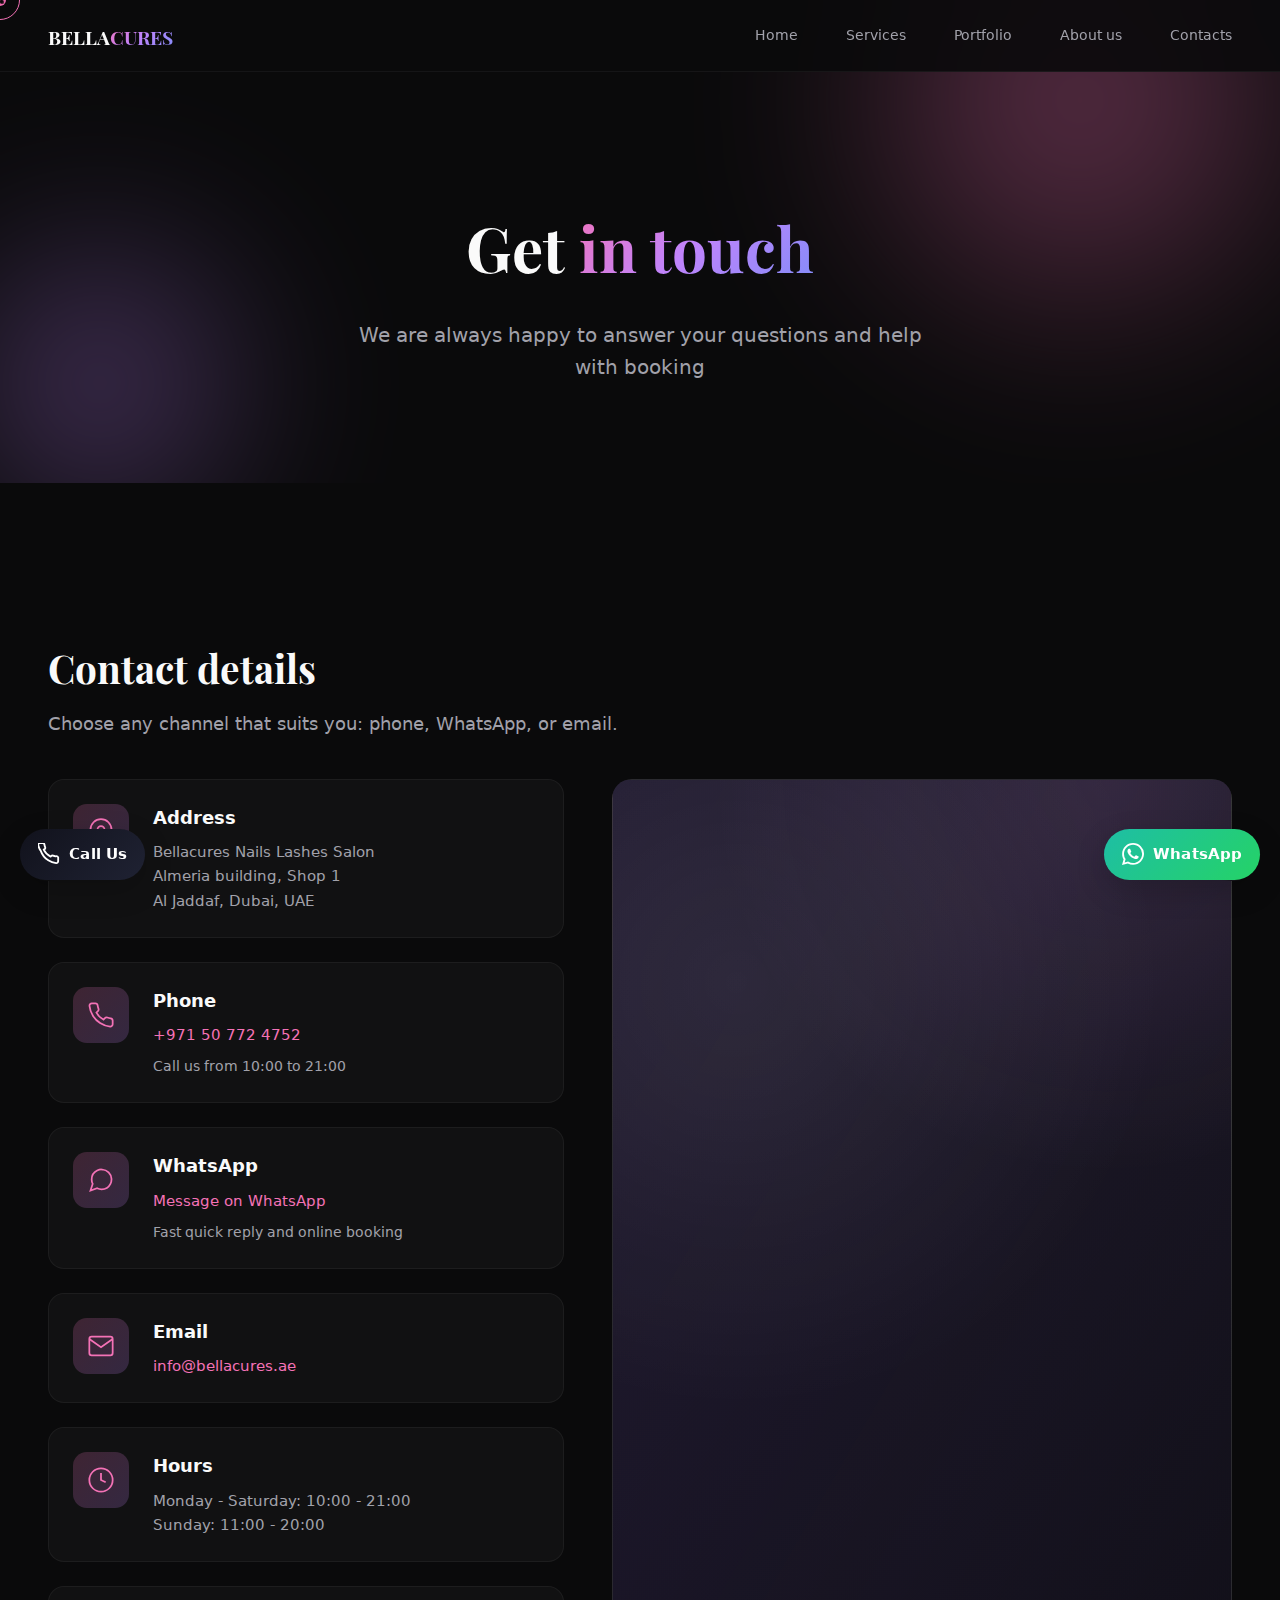
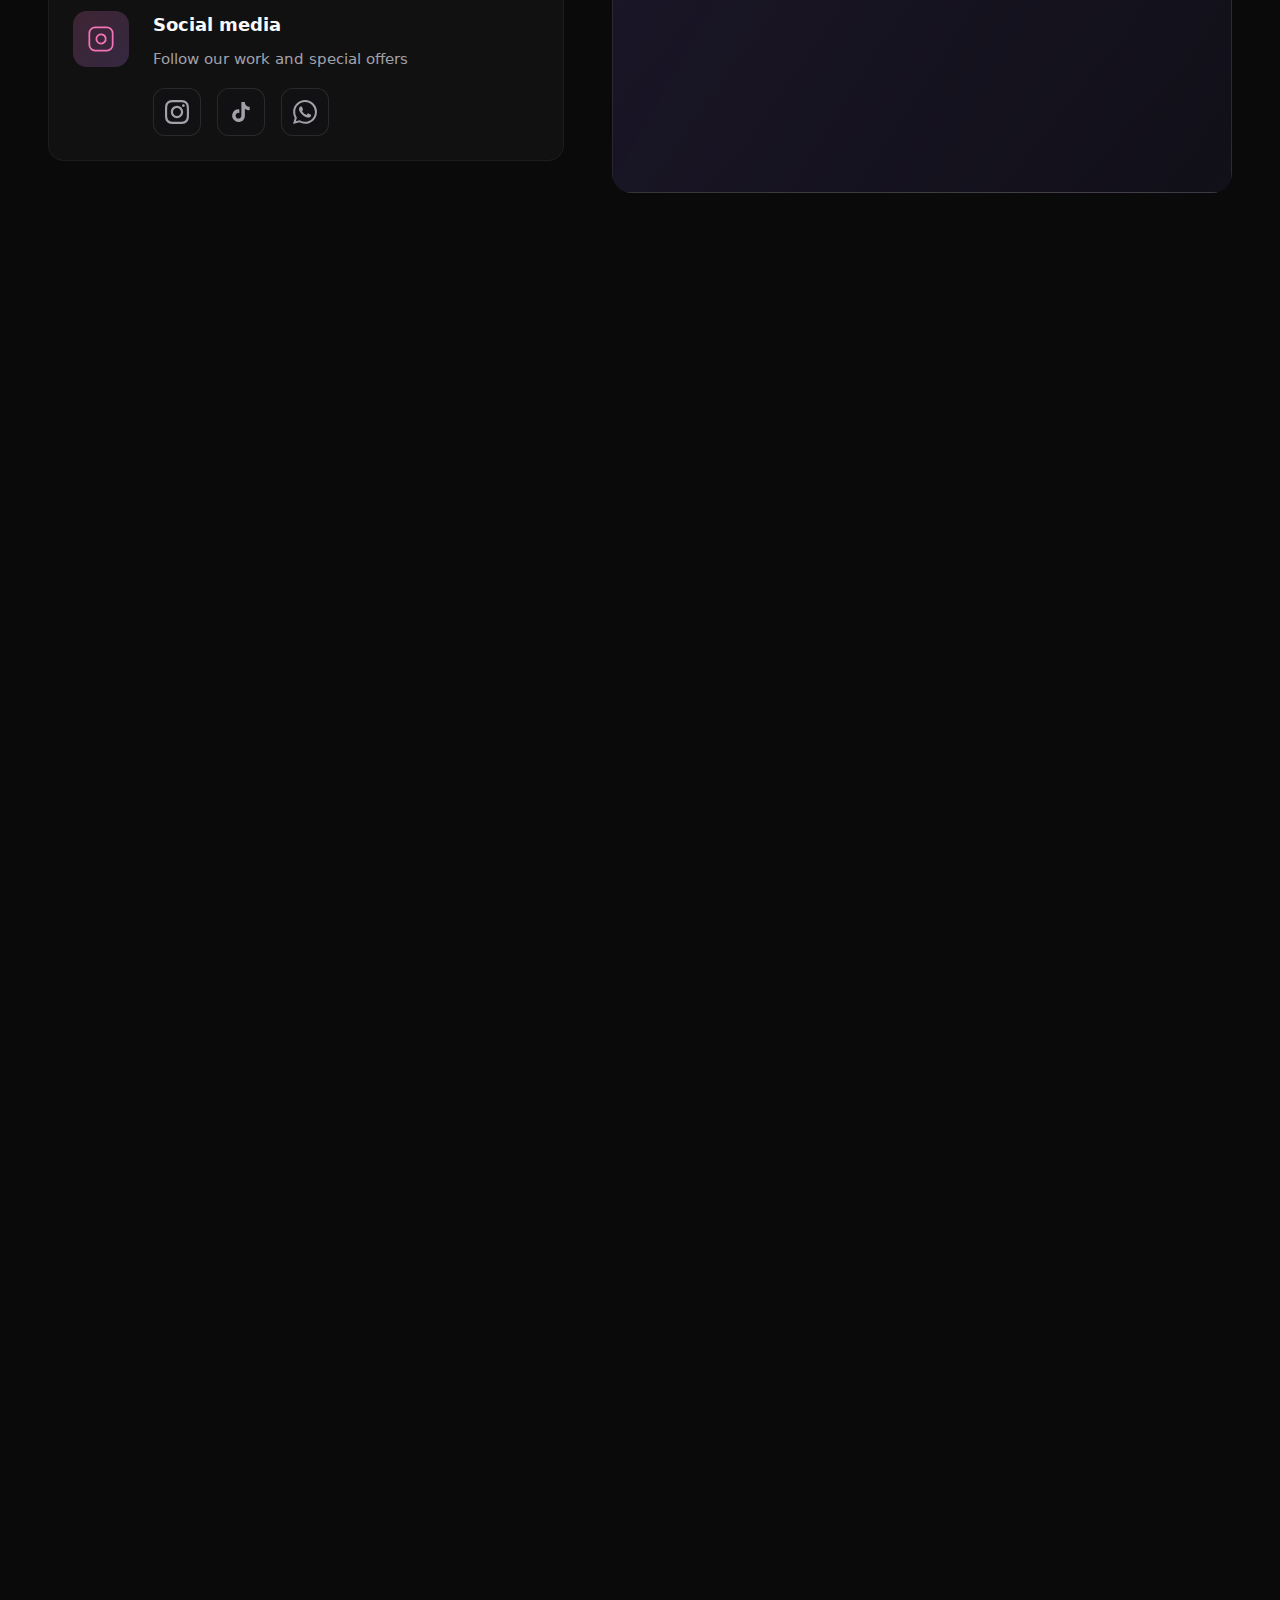
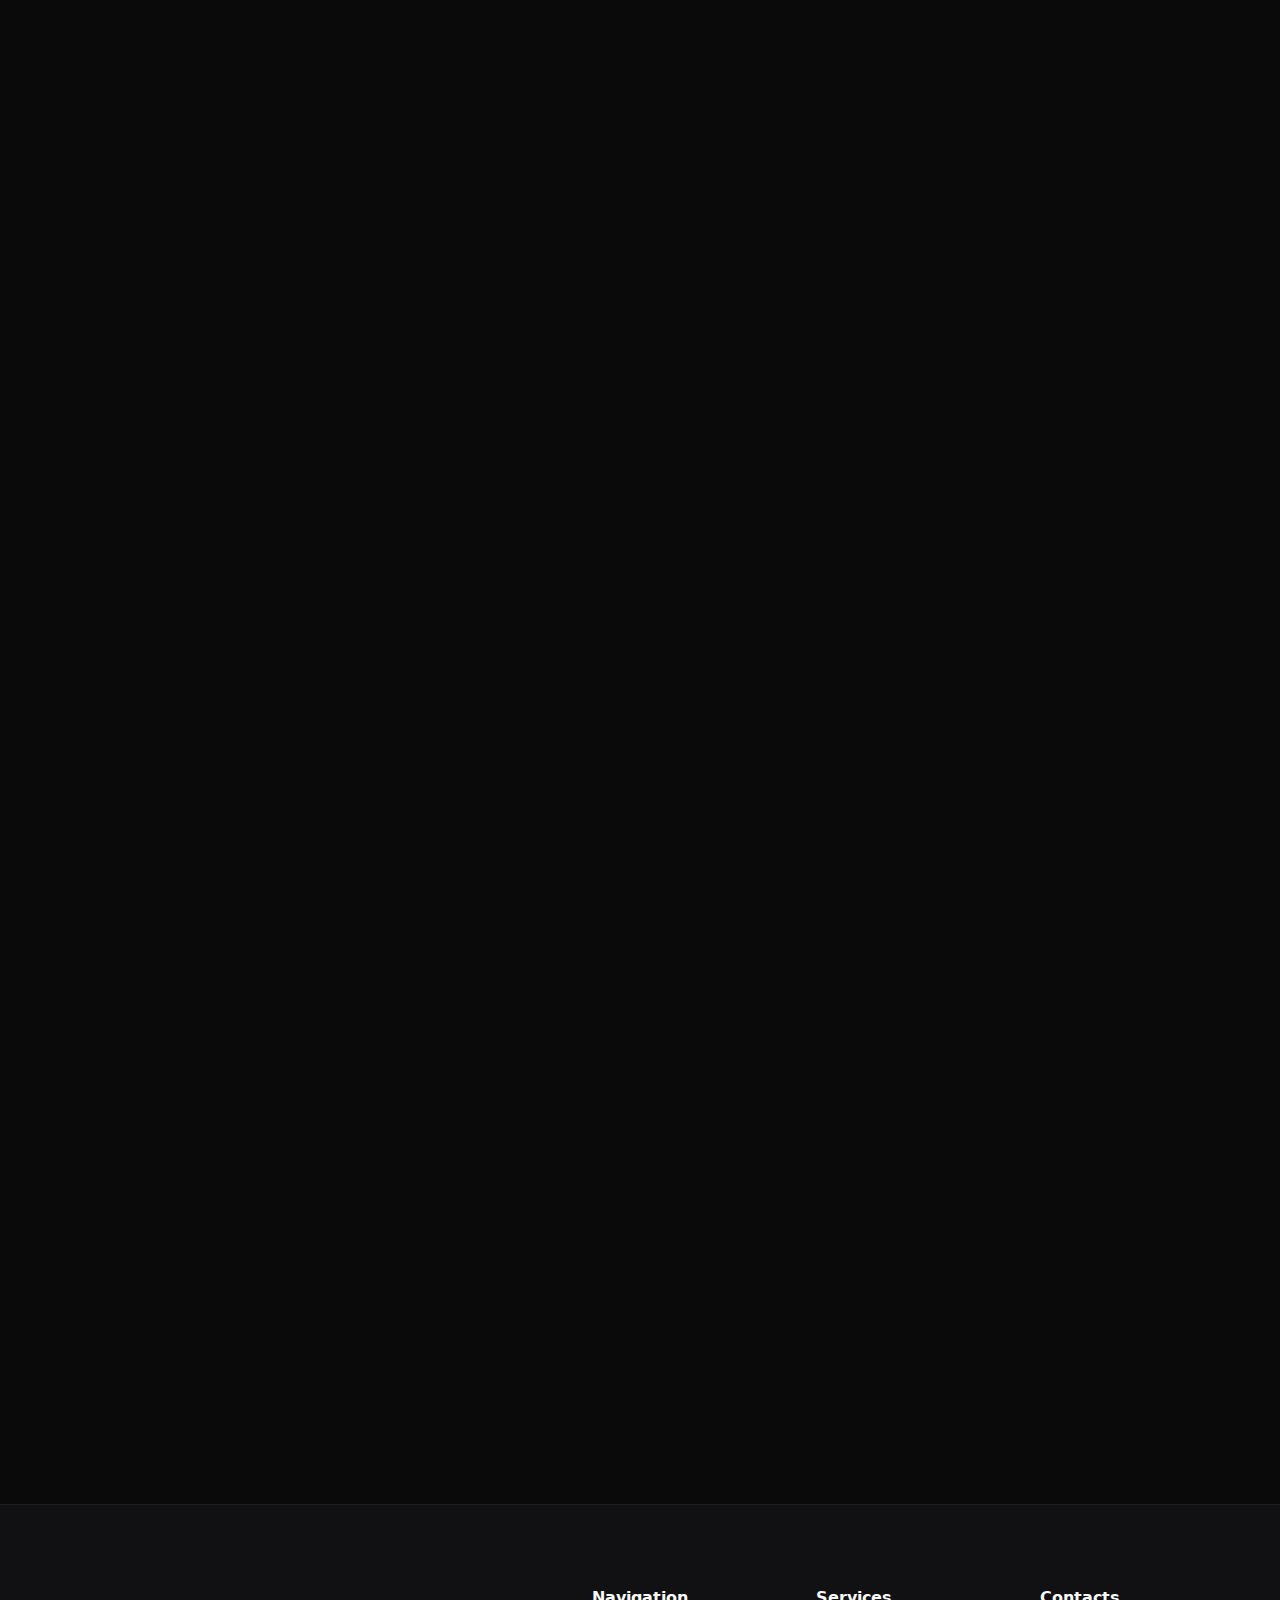
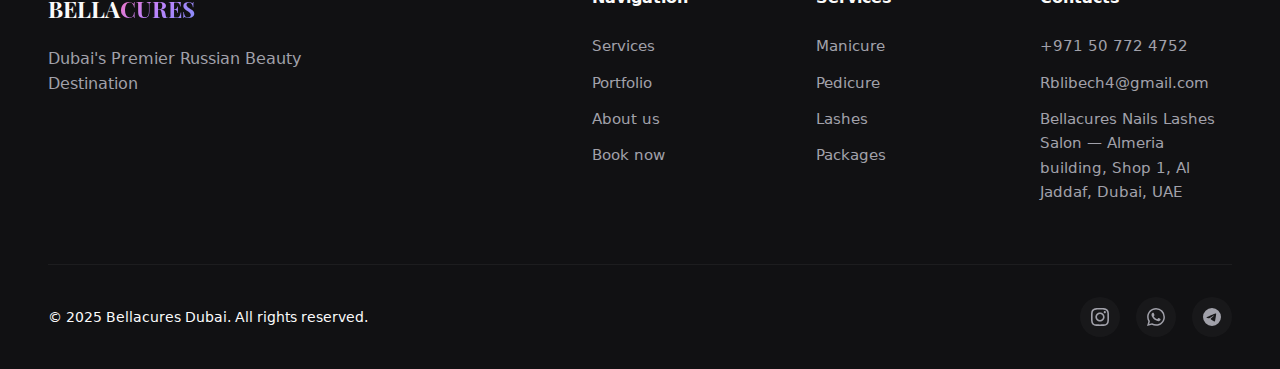
<file: contacts.html>
<!DOCTYPE html>
<html lang="en">
<head>
    <meta charset="UTF-8">
    <meta name="viewport" content="width=device-width, initial-scale=1.0">
    <title data-i18n="contacts.metaTitle">Bellacures Dubai | Contacts and booking</title>
    <meta name="description" content="Bellacures Nails Lashes Salon in Almeria building, Shop 1, Al Jaddaf, Dubai — phone, WhatsApp, and address for booking manicure, VOESH pedicure, blow-dry, wavy styling, and lashes." />
    <meta name="keywords" content="Bellacures contacts Al Jaddaf, Bellacures Almeria building, beauty salon booking Dubai, nails Al Jaddaf, blow dry Dubai, hair wash Dubai, gel mani blow dry, lash lamination Dubai, eyebrow lamination Dubai" />
    <link rel="canonical" href="https://bellacures.me/contacts">
    <link rel="apple-touch-icon" sizes="180x180" href="/img/apple-touch-icon.png">
    <link rel="icon" type="image/png" sizes="192x192" href="/img/android-chrome-192.png">
    <link rel="icon" type="image/png" sizes="512x512" href="/img/android-chrome-512.png">
    <link rel="icon" type="image/png" sizes="96x96" href="/img/favicon-96.png">
    <link rel="icon" type="image/png" sizes="64x64" href="/img/favicon-64.png">
    <link rel="icon" type="image/png" sizes="32x32" href="/img/favicon-32.png">
    <link rel="icon" type="image/png" sizes="16x16" href="/img/favicon-16.png">
    <link rel="icon" href="/img/favicon.ico">
    <meta property="og:image" content="/img/opengraph.webp">
    <meta property="og:image:type" content="image/webp">
    <link rel="stylesheet" href="styles.css">
    <link rel="preload" href="fonts/PlayfairDisplay-Regular.woff2" as="font" type="font/woff2" crossorigin>
    <link rel="preload" href="fonts/PlayfairDisplay-Bold.woff2" as="font" type="font/woff2" crossorigin>
    <link rel="preload" href="fonts/DejaVuSans.ttf" as="font" type="font/ttf" crossorigin>
    <link rel="preload" href="fonts/DejaVuSans-Bold.ttf" as="font" type="font/ttf" crossorigin>
    <script type="application/ld+json">
    {
      "@context": "https://schema.org",
      "@type": "BeautySalon",
      "name": "Bellacures",
      "url": "https://bellacures.me/contacts",
      "telephone": "+971507724752",
      "areaServed": ["Al Jaddaf", "Almeria building", "Dubai"],
      "contactPoint": {
        "@type": "ContactPoint",
        "telephone": "+971507724752",
        "contactType": "customer service",
        "availableLanguage": ["Russian", "English"]
      },
      "sameAs": [
        "https://www.instagram.com/bellacures_nailsalon/",
        "https://wa.me/971507724752"
      ]
    }
    </script>
    <script>
  setTimeout(function () {
    // Загружаем gtag.js через 3 секунды
    var gtagScript = document.createElement('script');
    gtagScript.src = "https://www.googletagmanager.com/gtag/js?id=G-1BVQ14QM08";
    gtagScript.async = true;
    document.head.appendChild(gtagScript);

    // Инициализация GA4
    window.dataLayer = window.dataLayer || [];
    function gtag(){ dataLayer.push(arguments); }
    gtag('js', new Date());
    gtag('config', 'G-1BVQ14QM08');

  }, 3000);
</script>

</head>
<body>
    <!-- Event snippet for Contact conversion page -->
<script>
  gtag('event', 'conversion', {'send_to': 'AW-17780523946/ZZx3CKP0vc8bEKqHtZ5C'});
</script>

    <!-- Custom Cursor -->
    <div class="cursor"></div>
    <div class="cursor-follower"></div>
        <!-- Loader -->
    <div class="loader">
        <div class="loader-content">
            <div class="loader-logo">BELLACURES</div>
            <div class="loader-bar">
                <div class="loader-progress"></div>
            </div>
        </div>
    </div>

    <!-- Navigation -->
    <nav class="nav scrolled">
        <a href="/" class="nav-logo">
            <span class="logo-text">BELLA</span><span class="logo-accent">CURES</span>
        </a>
        <div class="nav-links">
            <a href="/" class="nav-link" data-text="Home" data-i18n="mobile.home">Home</a>
            <a href="/services" class="nav-link" data-text="Services" data-i18n="nav.services">Services</a>
            <a href="/#portfolio" class="nav-link" data-text="Portfolio" data-i18n="nav.portfolio">Portfolio</a>
            <a href="/about" class="nav-link" data-text="About us" data-i18n="nav.about">About us</a>
            <a href="/contacts" class="nav-link" data-text="Contacts" data-i18n="nav.contacts">Contacts</a>
        </div>
        <button class="nav-burger" type="button" aria-expanded="false" aria-label="Open menu">
            <span class="visually-hidden" data-i18n="nav.menuOpen">Open menu</span>
            <span></span>
            <span></span>
            <span></span>
        </button>
    </nav>

    <!-- Mobile Menu -->
    <div class="mobile-menu">
        <div class="mobile-menu-content">
            <a href="/" class="mobile-link" data-i18n="mobile.home">Home</a>
            <a href="/services" class="mobile-link" data-i18n="mobile.services">Services</a>
            <a href="/#portfolio" class="mobile-link" data-i18n="mobile.portfolio">Portfolio</a>
            <a href="/about" class="mobile-link" data-i18n="mobile.about">About us</a>
            <a href="/contacts" class="mobile-link" data-i18n="mobile.contacts">Contacts</a>
        </div>
    </div>

    <!-- Page Header -->
    <header class="page-header">
        <div class="page-header-bg">
            <div class="gradient-sphere sphere-1"></div>
            <div class="gradient-sphere sphere-2"></div>
        </div>
        <div class="page-header-content">
            <h1 class="page-title" data-i18n="contacts.title">Get <span class="highlight">in touch</span></h1>
            <p class="page-subtitle" data-i18n="contacts.subtitle">We are always happy to answer your questions and help with booking</p>
        </div>
    </header>

    <!-- Contacts Content -->
    <section class="contacts-page">
        <div class="contacts-header">
            <h2 class="section-title" data-i18n="contacts.info.title">Contact details</h2>
            <p class="section-subtitle" data-i18n="contacts.info.subtitle">Choose any channel that suits you: phone, WhatsApp, or email.</p>
        </div>
        <div class="contacts-grid">
            <div class="contact-info">
                <!-- Address -->
                <div class="contact-card">
                    <div class="contact-card-icon">
                        <svg viewBox="0 0 24 24" fill="none" stroke="currentColor" stroke-width="1.5">
                            <path d="M21 10c0 7-9 13-9 13s-9-6-9-13a9 9 0 0 1 18 0z"/>
                            <circle cx="12" cy="10" r="3"/>
                        </svg>
                    </div>
                    <div class="contact-card-content">
                        <h3 data-i18n="contacts.address.title">Address</h3>
                        <p data-i18n="contacts.address.text">Bellacures Nails Lashes Salon<br>Almeria building, Shop 1<br>Al Jaddaf, Dubai, UAE</p>
                    </div>
                </div>

                <!-- Phone -->
                <div class="contact-card">
                    <div class="contact-card-icon">
                        <svg viewBox="0 0 24 24" fill="none" stroke="currentColor" stroke-width="1.5">
                            <path d="M22 16.92v3a2 2 0 0 1-2.18 2 19.79 19.79 0 0 1-8.63-3.07 19.5 19.5 0 0 1-6-6 19.79 19.79 0 0 1-3.07-8.67A2 2 0 0 1 4.11 2h3a2 2 0 0 1 2 1.72 12.84 12.84 0 0 0 .7 2.81 2 2 0 0 1-.45 2.11L8.09 9.91a16 16 0 0 0 6 6l1.27-1.27a2 2 0 0 1 2.11-.45 12.84 12.84 0 0 0 2.81.7A2 2 0 0 1 22 16.92z"/>
                        </svg>
                    </div>
                    <div class="contact-card-content">
                        <h3 data-i18n="contacts.phone.title">Phone</h3>
                        <p><a href="tel:+971507724752">+971 50 772 4752</a></p>
                        <p style="font-size: 0.9rem; margin-top: 0.5rem;" data-i18n="contacts.phone.hint">Call us from 10:00 to 21:00</p>
                    </div>
                </div>

                <!-- WhatsApp -->
                <div class="contact-card">
                    <div class="contact-card-icon">
                        <svg viewBox="0 0 24 24" fill="none" stroke="currentColor" stroke-width="1.5">
                            <path d="M21 11.5a8.38 8.38 0 0 1-.9 3.8 8.5 8.5 0 0 1-7.6 4.7 8.38 8.38 0 0 1-3.8-.9L3 21l1.9-5.7a8.38 8.38 0 0 1-.9-3.8 8.5 8.5 0 0 1 4.7-7.6 8.38 8.38 0 0 1 3.8-.9h.5a8.48 8.48 0 0 1 8 8v.5z"/>
                        </svg>
                    </div>
                    <div class="contact-card-content">
                        <h3 data-i18n="contacts.whatsapp.title">WhatsApp</h3>
                        <p><a href="https://wa.me/971507724752" data-i18n="contacts.whatsapp.action">Message on WhatsApp</a></p>
                        <p style="font-size: 0.9rem; margin-top: 0.5rem;" data-i18n="contacts.whatsapp.hint">Fast quick reply and online booking</p>
                    </div>
                </div>

                <!-- Email -->
                <div class="contact-card">
                    <div class="contact-card-icon">
                        <svg viewBox="0 0 24 24" fill="none" stroke="currentColor" stroke-width="1.5">
                            <path d="M4 4h16c1.1 0 2 .9 2 2v12c0 1.1-.9 2-2 2H4c-1.1 0-2-.9-2-2V6c0-1.1.9-2 2-2z"/>
                            <polyline points="22,6 12,13 2,6"/>
                        </svg>
                    </div>
                    <div class="contact-card-content">
                        <h3 data-i18n="contacts.email.title">Email</h3>
                        <p><a href="mailto:info@bellacures.ae">info@bellacures.ae</a></p>
                    </div>
                </div>

                <!-- Working Hours -->
                <div class="contact-card">
                    <div class="contact-card-icon">
                        <svg viewBox="0 0 24 24" fill="none" stroke="currentColor" stroke-width="1.5">
                            <circle cx="12" cy="12" r="10"/>
                            <polyline points="12 6 12 12 16 14"/>
                        </svg>
                    </div>
                    <div class="contact-card-content">
                        <h3 data-i18n="contacts.hours.title">Hours</h3>
                        <p data-i18n="contacts.hours.text">Monday - Saturday: 10:00 - 21:00<br>Sunday: 11:00 - 20:00</p>
                    </div>
                </div>

                <!-- Social Media -->
                <div class="contact-card">
                    <div class="contact-card-icon">
                        <svg viewBox="0 0 24 24" fill="none" stroke="currentColor" stroke-width="1.5">
                            <rect x="2" y="2" width="20" height="20" rx="5" ry="5"/>
                            <path d="M16 11.37A4 4 0 1 1 12.63 8 4 4 0 0 1 16 11.37z"/>
                            <line x1="17.5" y1="6.5" x2="17.51" y2="6.5"/>
                        </svg>
                    </div>
                    <div class="contact-card-content">
                        <h3 data-i18n="contacts.social.title">Social media</h3>
                        <p data-i18n="contacts.social.subtitle">Follow our work and special offers</p>
                        <div class="social-links-large">
                            <a href="https://www.instagram.com/bellacures_nailsalon/" class="social-link-large" aria-label="Instagram">
                                <svg viewBox="0 0 24 24">
                                    <path d="M12 2.163c3.204 0 3.584.012 4.85.07 3.252.148 4.771 1.691 4.919 4.919.058 1.265.069 1.645.069 4.849 0 3.205-.012 3.584-.069 4.849-.149 3.225-1.664 4.771-4.919 4.919-1.266.058-1.644.07-4.85.07-3.204 0-3.584-.012-4.849-.07-3.26-.149-4.771-1.699-4.919-4.92-.058-1.265-.07-1.644-.07-4.849 0-3.204.013-3.583.07-4.849.149-3.227 1.664-4.771 4.919-4.919 1.266-.057 1.645-.069 4.849-.069zm0-2.163c-3.259 0-3.667.014-4.947.072-4.358.2-6.78 2.618-6.98 6.98-.059 1.281-.073 1.689-.073 4.948 0 3.259.014 3.668.072 4.948.2 4.358 2.618 6.78 6.98 6.98 1.281.058 1.689.072 4.948.072 3.259 0 3.668-.014 4.948-.072 4.354-.2 6.782-2.618 6.979-6.98.059-1.28.073-1.689.073-4.948 0-3.259-.014-3.667-.072-4.947-.196-4.354-2.617-6.78-6.979-6.98-1.281-.059-1.69-.073-4.949-.073zm0 5.838c-3.403 0-6.162 2.759-6.162 6.162s2.759 6.163 6.162 6.163 6.162-2.759 6.162-6.163c0-3.403-2.759-6.162-6.162-6.162zm0 10.162c-2.209 0-4-1.79-4-4 0-2.209 1.791-4 4-4s4 1.791 4 4c0 2.21-1.791 4-4 4zm6.406-11.845c-.796 0-1.441.645-1.441 1.44s.645 1.44 1.441 1.44c.795 0 1.439-.645 1.439-1.44s-.644-1.44-1.439-1.44z"/>
                                </svg>
                            </a>
                            <a href="#" class="social-link-large" aria-label="TikTok">
                                <svg viewBox="0 0 24 24">
                                    <path d="M19.59 6.69a4.83 4.83 0 0 1-3.77-4.25V2h-3.45v13.67a2.89 2.89 0 0 1-5.2 1.74 2.89 2.89 0 0 1 2.31-4.64 2.93 2.93 0 0 1 .88.13V9.4a6.84 6.84 0 0 0-1-.05A6.33 6.33 0 0 0 5 20.1a6.34 6.34 0 0 0 10.86-4.43v-7a8.16 8.16 0 0 0 4.77 1.52v-3.4a4.85 4.85 0 0 1-1-.1z"/>
                                </svg>
                            </a>
                            <a href="https://wa.me/971507724752" class="social-link-large" aria-label="WhatsApp">
                                <svg viewBox="0 0 24 24">
                                    <path d="M17.472 14.382c-.297-.149-1.758-.867-2.03-.967-.273-.099-.471-.148-.67.15-.197.297-.767.966-.94 1.164-.173.199-.347.223-.644.075-.297-.15-1.255-.463-2.39-1.475-.883-.788-1.48-1.761-1.653-2.059-.173-.297-.018-.458.13-.606.134-.133.298-.347.446-.52.149-.174.198-.298.298-.497.099-.198.05-.371-.025-.52-.075-.149-.669-1.612-.916-2.207-.242-.579-.487-.5-.669-.51-.173-.008-.371-.01-.57-.01-.198 0-.52.074-.792.372-.272.297-1.04 1.016-1.04 2.479 0 1.462 1.065 2.875 1.213 3.074.149.198 2.096 3.2 5.077 4.487.709.306 1.262.489 1.694.625.712.227 1.36.195 1.871.118.571-.085 1.758-.719 2.006-1.413.248-.694.248-1.289.173-1.413-.074-.124-.272-.198-.57-.347m-5.421 7.403h-.004a9.87 9.87 0 01-5.031-1.378l-.361-.214-3.741.982.998-3.648-.235-.374a9.86 9.86 0 01-1.51-5.26c.001-5.45 4.436-9.884 9.888-9.884 2.64 0 5.122 1.03 6.988 2.898a9.825 9.825 0 012.893 6.994c-.003 5.45-4.437 9.884-9.885 9.884m8.413-18.297A11.815 11.815 0 0012.05 0C5.495 0 .16 5.335.157 11.892c0 2.096.547 4.142 1.588 5.945L.057 24l6.305-1.654a11.882 11.882 0 005.683 1.448h.005c6.554 0 11.89-5.335 11.893-11.893a11.821 11.821 0 00-3.48-8.413z"/>
                                </svg>
                            </a>
                        </div>
                    </div>
                </div>
            </div>
            <!-- Map -->
            <div class="contact-map">
                <div
                    class="map-placeholder"
                    data-map-src="https://www.google.com/maps/embed?pb=!1m18!1m12!1m3!1d3609.3860747465136!2d55.32618717538274!3d25.223954377693698!2m3!1f0!2f0!3f0!3m2!1i1024!2i768!4f13.1!3m3!1m2!1s0x3e5f5dacdfd7222f%3A0xf5b6f6131451dae9!2s25%C2%B013'26.2%22N%2055%C2%B019'43.5%22E!5e0!3m2!1sru!2sae!4v1764540156000!5m2!1sru!2sae"
                    data-map-title="Bellacures location on Google Maps"
                    aria-live="polite"
                >
                    <div class="map-placeholder-content">
                        <p class="map-hint" data-i18n="contacts.map.hint">The map loads on request so the page opens faster.</p>
                        <button type="button" class="map-load-btn" data-i18n="contacts.map.action">Show interactive map</button>
                        <p class="map-note" data-i18n="contacts.map.note">Press the button or scroll to this block to load Google Maps.</p>
                    </div>
                </div>
            </div>
        </div>
    </section>

    <!-- Visit Details -->
    <section class="about visit">
        <div class="about-content">
            <div class="about-text">
                <span class="section-tag" data-i18n="contacts.visit.tag">03 / How to get here</span>
                <h3 class="about-title">
                    <span data-i18n="contacts.visit.title">Your visit plan</span>
                </h3>
                <p class="about-desc" data-i18n="contacts.visit.route">We are at Bellacures Nails Lashes Salon, Almeria building, Shop 1, Al Jaddaf, Dubai, UAE. After confirming your booking, we send detailed arrival guidance with the entrance, elevators, and parking landmarks. If you arrive by taxi, tell the driver the drop-off point to shorten the walk.</p>
                <p class="about-desc" data-i18n="contacts.visit.parking">Underground parking is available for guests arriving by car. We reserve a spot and confirm the parking level. Please arrive 10 minutes early to park and enter comfortably.</p>
                <div class="about-features">
                    <div class="about-feature">
                        <svg viewBox="0 0 24 24" fill="none" stroke="currentColor" stroke-width="2">
                            <path d="M5 12h14M12 5l7 7-7 7"/>
                        </svg>
                        <span data-i18n="contacts.visit.landmarks">Detailed directions and entry instructions after booking</span>
                    </div>
                    <div class="about-feature">
                        <svg viewBox="0 0 24 24" fill="none" stroke="currentColor" stroke-width="2">
                            <path d="M5 12h14M12 5l7 7-7 7"/>
                        </svg>
                        <span data-i18n="contacts.visit.comfort">Tea, coffee, and phone charging await you at reception</span>
                    </div>
                    <div class="about-feature">
                        <svg viewBox="0 0 24 24" fill="none" stroke="currentColor" stroke-width="2">
                            <path d="M5 12h14M12 5l7 7-7 7"/>
                        </svg>
                        <span data-i18n="contacts.visit.languages">The team speaks Russian and English fluently</span>
                    </div>
                </div>
            </div>
            <div class="about-text">
                <span class="section-tag" data-i18n="contacts.faq.tag">04 / FAQ</span>
                <h3 class="about-title">
                    <span data-i18n="contacts.faq.title">FAQ</span>
                </h3>
                <p class="about-desc" data-i18n="contacts.faq.policy">If you need to reschedule, let us know at least 12 hours in advance so we can offer the slot to another guest. If you are more than 15 minutes late, we will find a solution—shorten the service or reschedule—to preserve quality.</p>
                <p class="about-desc" data-i18n="contacts.faq.prep">Before a manicure, avoid cuticle oil and glossy base products. For lash services, arrive without mascara or eye cream so materials bond better and last longer.</p>
                <p class="about-desc" data-i18n="contacts.faq.aftercare">After treatments we provide personalized care tips and product suggestions. Follow them for the first 24 hours to set the result: avoid hot baths, intense workouts, and oils on the treated area.</p>
            </div>
        </div>
    </section>

    <!-- Booking Section -->
    <section class="booking" id="booking">
        <div class="booking-content">
            <div class="booking-info">
                <span class="section-tag" data-i18n="home.booking.tag">07 / Booking</span>
                <h3 class="booking-title" data-i18n="home.booking.title">
                    Book <span class="highlight">online</span>
                </h3>
                <p class="booking-desc" data-i18n="home.booking.desc">
                    Fill out the form and we will contact you via WhatsApp to confirm your booking
                </p>

                <div class="contact-info">
                    <div class="contact-item">
                        <div class="contact-icon">
                            <svg viewBox="0 0 24 24" fill="none" stroke="currentColor" stroke-width="1.5">
                                <path d="M21 10c0 7-9 13-9 13s-9-6-9-13a9 9 0 0 1 18 0z"/>
                                <circle cx="12" cy="10" r="3"/>
                            </svg>
                        </div>
                        <div class="contact-text">
                            <span class="contact-label" data-i18n="home.booking.addressLabel">Address</span>
                            <span class="contact-value" data-i18n="home.booking.addressValue">Bellacures Nails Lashes Salon — Almeria building, Shop 1, Al Jaddaf, Dubai, UAE</span>
                        </div>
                    </div>

                    <div class="contact-item">
                        <div class="contact-icon">
                            <svg viewBox="0 0 24 24" fill="none" stroke="currentColor" stroke-width="1.5">
                                <path d="M22 16.92v3a2 2 0 0 1-2.18 2 19.79 19.79 0 0 1-8.63-3.07 19.5 19.5 0 0 1-6-6 19.79 19.79 0 0 1-3.07-8.67A2 2 0 0 1 4.11 2h3a2 2 0 0 1 2 1.72 12.84 12.84 0 0 0 .7 2.81 2 2 0 0 1-.45 2.11L8.09 9.91a16 16 0 0 0 6 6l1.27-1.27a2 2 0 0 1 2.11-.45 12.84 12.84 0 0 0 2.81.7A2 2 0 0 1 22 16.92z"/>
                            </svg>
                        </div>
                        <div class="contact-text">
                            <span class="contact-label" data-i18n="home.booking.phoneLabel">Phone</span>
                            <span class="contact-value" data-i18n="home.booking.phoneValue">+971 50 772 4752</span>
                        </div>
                    </div>

                    <div class="contact-item">
                        <div class="contact-icon">
                            <svg viewBox="0 0 24 24" fill="none" stroke="currentColor" stroke-width="1.5">
                                <circle cx="12" cy="12" r="10"/>
                                <polyline points="12 6 12 12 16 14"/>
                            </svg>
                        </div>
                        <div class="contact-text">
                            <span class="contact-label" data-i18n="home.booking.hoursLabel">Hours</span>
                            <span class="contact-value" data-i18n="home.booking.hoursValue">Daily 10:00 - 22:00</span>
                        </div>
                    </div>
                </div>

                <div class="social-links">
                    <a href="https://www.instagram.com/bellacures_nailsalon/" target="_blank" class="social-link" aria-label="Instagram">
                        <svg viewBox="0 0 24 24" fill="none" stroke="currentColor" stroke-width="1.5">
                            <rect x="2" y="2" width="20" height="20" rx="5" ry="5"/>
                            <path d="M16 11.37A4 4 0 1 1 12.63 8 4 4 0 0 1 16 11.37z"/>
                            <line x1="17.5" y1="6.5" x2="17.51" y2="6.5"/>
                        </svg>
                    </a>
                    <a href="https://wa.me/971507724752" target="_blank" class="social-link" aria-label="WhatsApp">
                        <svg viewBox="0 0 24 24" fill="none" stroke="currentColor" stroke-width="1.5">
                            <path d="M21 11.5a8.38 8.38 0 0 1-.9 3.8 8.5 8.5 0 0 1-7.6 4.7 8.38 8.38 0 0 1-3.8-.9L3 21l1.9-5.7a8.38 8.38 0 0 1-.9-3.8 8.5 8.5 0 0 1 4.7-7.6 8.38 8.38 0 0 1 3.8-.9h.5a8.48 8.48 0 0 1 8 8v.5z"/>
                        </svg>
                    </a>
                    <a href="https://t.me" target="_blank" class="social-link" aria-label="Telegram">
                        <svg viewBox="0 0 24 24" fill="none" stroke="currentColor" stroke-width="1.5">
                            <path d="M21.198 2.433a2.242 2.242 0 0 0-1.022.215l-16.5 7.5a2.25 2.25 0 0 0 .126 4.073l3.9 1.205 1.672 5.582a1.5 1.5 0 0 0 2.333.671l2.39-1.793 4.077 3.066a2.25 2.25 0 0 0 3.505-1.312l3.267-16.5a2.25 2.25 0 0 0-2.748-2.707z"/>
                        </svg>
                    </a>
                </div>
            </div>

            <form class="booking-form" id="bookingForm">
                <div class="form-group">
                    <input type="text" id="name" name="name" required placeholder=" ">
                    <label for="name" data-i18n="home.booking.form.nameLabel">Your name</label>
                </div>

                <div class="form-group">
                    <input type="tel" id="phone" name="phone" required placeholder=" ">
                    <label for="phone" data-i18n="home.booking.form.phoneLabel">Phone / WhatsApp</label>
                </div>

                <div class="form-group">
                    <select id="service" name="service" required>
                        <option value="" disabled selected></option>
                        <option value="home.booking.form.service.manicure" data-i18n="home.booking.form.service.manicure">Manicure</option>
                        <option value="home.booking.form.service.pedicure" data-i18n="home.booking.form.service.pedicure">Pedicure</option>
                        <option value="home.booking.form.service.combo" data-i18n="home.booking.form.service.combo">Manicure + Pedicure</option>
                        <option value="home.booking.form.service.lashes" data-i18n="home.booking.form.service.lashes">Lash extensions</option>
                        <option value="home.booking.form.service.lamination" data-i18n="home.booking.form.service.lamination">Lamination</option>
                        <option value="home.booking.form.service.other" data-i18n="home.booking.form.service.other">Other</option>
                    </select>
                    <label for="service" data-i18n="home.booking.form.serviceLabel">Choose a service</label>
                </div>

                <div class="form-group">
                    <input type="date" id="date" name="date" required placeholder=" ">
                    <label for="date" data-i18n="home.booking.form.dateLabel">Preferred date</label>
                </div>

                <div class="form-group">
                    <select id="time" name="time" required>
                        <option value="" disabled selected></option>
                    </select>
                    <label for="time" data-i18n="home.booking.form.timeLabel">Preferred time</label>
                </div>

                <div class="form-group full-width">
                    <textarea id="message" name="message" rows="3" placeholder=" "></textarea>
                    <label for="message" data-i18n="home.booking.form.messageLabel">Comment (optional)</label>
                </div>

                <button type="submit" class="submit-btn">
                    <span data-i18n="home.booking.form.submit">Submit request</span>
                    <svg width="20" height="20" viewBox="0 0 24 24" fill="none" stroke="currentColor" stroke-width="2">
                        <path d="M22 2L11 13M22 2l-7 20-4-9-9-4 20-7z"/>
                    </svg>
                </button>
            </form>
        </div>
    </section>

    <!-- CTA Section -->
    <section class="cta">
        <div class="cta-bg">
            <div class="gradient-sphere sphere-1"></div>
            <div class="gradient-sphere sphere-2"></div>
        </div>
        <div class="cta-content">
            <span class="section-tag" data-i18n="contacts.cta.tag">Quick booking</span>
            <h3 class="cta-title" data-i18n="contacts.cta.title">Ready for a makeover?</h3>
            <p class="cta-desc" data-i18n="contacts.cta.text">Message us on WhatsApp to quickly book a convenient time</p>
            <a href="https://wa.me/971507724752" class="btn-primary btn-large">
                <span data-i18n="contacts.cta.action">Book now on WhatsApp</span>
                <svg width="24" height="24" viewBox="0 0 24 24" fill="currentColor">
                    <path d="M17.472 14.382c-.297-.149-1.758-.867-2.03-.967-.273-.099-.471-.148-.67.15-.197.297-.767.966-.94 1.164-.173.199-.347.223-.644.075-.297-.15-1.255-.463-2.39-1.475-.883-.788-1.48-1.761-1.653-2.059-.173-.297-.018-.458.13-.606.134-.133.298-.347.446-.52.149-.174.198-.298.298-.497.099-.198.05-.371-.025-.52-.075-.149-.669-1.612-.916-2.207-.242-.579-.487-.5-.669-.51-.173-.008-.371-.01-.57-.01-.198 0-.52.074-.792.372-.272.297-1.04 1.016-1.04 2.479 0 1.462 1.065 2.875 1.213 3.074.149.198 2.096 3.2 5.077 4.487.709.306 1.262.489 1.694.625.712.227 1.36.195 1.871.118.571-.085 1.758-.719 2.006-1.413.248-.694.248-1.289.173-1.413-.074-.124-.272-.198-.57-.347m-5.421 7.403h-.004a9.87 9.87 0 01-5.031-1.378l-.361-.214-3.741.982.998-3.648-.235-.374a9.86 9.86 0 01-1.51-5.26c.001-5.45 4.436-9.884 9.888-9.884 2.64 0 5.122 1.03 6.988 2.898a9.825 9.825 0 012.893 6.994c-.003 5.45-4.437 9.884-9.885 9.884m8.413-18.297A11.815 11.815 0 0012.05 0C5.495 0 .16 5.335.157 11.892c0 2.096.547 4.142 1.588 5.945L.057 24l6.305-1.654a11.882 11.882 0 005.683 1.448h.005c6.554 0 11.89-5.335 11.893-11.893a11.821 11.821 0 00-3.48-8.413z"/>
                </svg>
                <div class="btn-shine"></div>
            </a>
        </div>
    </section>

    <section class="seo-section" aria-label="SEO contacts for Bellacures">
        <div class="seo-shell">
            <h3>How to get to Bellacures Nails Lashes Salon in Almeria building, Al Jaddaf, Dubai</h3>
            <p>
                For organic search we highlight exact services and address: gel manicure and pedicure spa VOESH at Bellacures Nails Lashes Salon, Almeria building, Shop 1, Al Jaddaf, Dubai.
                Blow-dry + hair wash and wavy styling, lash extension and lamination are available in the same location. We reply in Russian and English—call or text on WhatsApp.
            </p>
            <div class="seo-grid">
                <div class="seo-card">
                    <h3>Key services</h3>
                    <p>Gel mani, gel pedi, pedicure spa VOESH, lash lamination, and brow lamination—everything Dubai guests search for most often.</p>
                    <div class="seo-keywords">
                        <span class="seo-keyword">gel manicure Dubai</span>
                        <span class="seo-keyword">pedicure spa VOESH</span>
                        <span class="seo-keyword">lash lamination Dubai</span>
                        <span class="seo-keyword">brow lamination Dubai</span>
                    </div>
                </div>
                <div class="seo-card">
                    <h3>Hair package</h3>
                    <p>Blow-dry, blow-dry + hair wash, wavy styling, and blow-dry + hair wash + wavy packages for quick looks before meetings and events.</p>
                    <div class="seo-keywords">
                        <span class="seo-keyword">blow dry Dubai</span>
                        <span class="seo-keyword">hair wash Dubai</span>
                        <span class="seo-keyword">wavy blow dry</span>
                        <span class="seo-keyword">hair package Al Jaddaf</span>
                    </div>
                </div>
                <div class="seo-card">
                    <h3>How to contact</h3>
                    <p>Phone <a href="tel:+971507724752">+971 50 772 4752</a>, WhatsApp, and Instagram @bellacures_nailsalon. We are based at Almeria building, Shop 1, Al Jaddaf, near Creek metro.</p>
                    <div class="seo-keywords">
                        <span class="seo-keyword">beauty salon Al Jaddaf</span>
                        <span class="seo-keyword">nail salon Almeria building</span>
                        <span class="seo-keyword">Dubai Russian beauty salon</span>
                        <span class="seo-keyword">Bellacures contacts</span>
                    </div>
                </div>
            </div>
            <div class="seo-links">
                <a href="https://www.google.com/maps/place/25%C2%B013'26.2%22N+55%C2%B019'43.5%22E" target="_blank">Route in Google Maps</a>
                <a href="/services">Services and pricing</a>
                <a href="/">Home</a>
            </div>
        </div>
    </section>

    <!-- Footer -->
    <footer class="footer">
        <div class="footer-content">
            <div class="footer-main">
                <div class="footer-brand">
                    <div class="footer-logo">
                        <span class="logo-text">BELLA</span><span class="logo-accent">CURES</span>
                    </div>
                    <p class="footer-tagline" data-i18n="services.footer.description">Dubai's Premier Russian Beauty Destination</p>
                </div>

                <div class="footer-links">
                    <div class="footer-col">
                        <h3 data-i18n="services.footer.navigation">Navigation</h3>
                        <a href="#services" data-i18n="nav.services">Services</a>
                        <a href="#portfolio" data-i18n="nav.portfolio">Portfolio</a>
                        <a href="#about" data-i18n="nav.about">About us</a>
                        <a href="/contacts#booking" data-i18n="nav.book">Book now</a>
                    </div>
                    <div class="footer-col">
                        <h3 data-i18n="services.footer.services">Services</h3>
                        <a href="#services" data-i18n="services.footer.manicure">Manicure</a>
                        <a href="#services" data-i18n="services.footer.pedicure">Pedicure</a>
                        <a href="#services" data-i18n="services.footer.lashes">Lashes</a>
                        <a href="#services" data-i18n="services.footer.packages">Packages</a>
                    </div>
                    <div class="footer-col">
                        <h3 data-i18n="services.footer.contacts">Contacts</h3>
                        <a href="tel:+971507724752">+971 50 772 4752</a>
                        <a href="mailto:Rblibech4@gmail.com">Rblibech4@gmail.com</a>
                        <a href="#" data-i18n="home.booking.addressValue">Bellacures Nails Lashes Salon — Almeria building, Shop 1, Al Jaddaf, Dubai, UAE</a>
                    </div>
                </div>
            </div>

            <div class="footer-bottom">
                <p data-i18n="services.footer.rights">&copy; 2025 Bellacures Dubai. All rights reserved.</p>
                <div class="footer-social">
                    <a href="https://www.instagram.com/bellacures_nailsalon/" target="_blank" aria-label="Instagram">
                        <svg viewBox="0 0 24 24" fill="currentColor" width="20" height="20">
                            <path d="M12 2.163c3.204 0 3.584.012 4.85.07 3.252.148 4.771 1.691 4.919 4.919.058 1.265.069 1.645.069 4.849 0 3.205-.012 3.584-.069 4.849-.149 3.225-1.664 4.771-4.919 4.919-1.266.058-1.644.07-4.85.07-3.204 0-3.584-.012-4.849-.07-3.26-.149-4.771-1.699-4.919-4.92-.058-1.265-.07-1.644-.07-4.849 0-3.204.013-3.583.07-4.849.149-3.227 1.664-4.771 4.919-4.919 1.266-.057 1.645-.069 4.849-.069zm0-2.163c-3.259 0-3.667.014-4.947.072-4.358.2-6.78 2.618-6.98 6.98-.059 1.281-.073 1.689-.073 4.948 0 3.259.014 3.668.072 4.948.2 4.358 2.618 6.78 6.98 6.98 1.281.058 1.689.072 4.948.072 3.259 0 3.668-.014 4.948-.072 4.354-.2 6.782-2.618 6.979-6.98.059-1.28.073-1.689.073-4.948 0-3.259-.014-3.667-.072-4.947-.196-4.354-2.617-6.78-6.979-6.98-1.281-.059-1.69-.073-4.949-.073zm0 5.838c-3.403 0-6.162 2.759-6.162 6.162s2.759 6.163 6.162 6.163 6.162-2.759 6.162-6.163c0-3.403-2.759-6.162-6.162-6.162zm0 10.162c-2.209 0-4-1.79-4-4 0-2.209 1.791-4 4-4s4 1.791 4 4c0 2.21-1.791 4-4 4zm6.406-11.845c-.796 0-1.441.645-1.441 1.44s.645 1.44 1.441 1.44c.795 0 1.439-.645 1.439-1.44s-.644-1.44-1.439-1.44z"/>
                        </svg>
                    </a>
                    <a href="https://wa.me/971507724752" target="_blank" aria-label="WhatsApp">
                        <svg viewBox="0 0 24 24" fill="currentColor" width="20" height="20">
                            <path d="M17.472 14.382c-.297-.149-1.758-.867-2.03-.967-.273-.099-.471-.148-.67.15-.197.297-.767.966-.94 1.164-.173.199-.347.223-.644.075-.297-.15-1.255-.463-2.39-1.475-.883-.788-1.48-1.761-1.653-2.059-.173-.297-.018-.458.13-.606.134-.133.298-.347.446-.52.149-.174.198-.298.298-.497.099-.198.05-.371-.025-.52-.075-.149-.669-1.612-.916-2.207-.242-.579-.487-.5-.669-.51-.173-.008-.371-.01-.57-.01-.198 0-.52.074-.792.372-.272.297-1.04 1.016-1.04 2.479 0 1.462 1.065 2.875 1.213 3.074.149.198 2.096 3.2 5.077 4.487.709.306 1.262.489 1.694.625.712.227 1.36.195 1.871.118.571-.085 1.758-.719 2.006-1.413.248-.694.248-1.289.173-1.413-.074-.124-.272-.198-.57-.347m-5.421 7.403h-.004a9.87 9.87 0 01-5.031-1.378l-.361-.214-3.741.982.998-3.648-.235-.374a9.86 9.86 0 01-1.51-5.26c.001-5.45 4.436-9.884 9.888-9.884 2.64 0 5.122 1.03 6.988 2.898a9.825 9.825 0 012.893 6.994c-.003 5.45-4.437 9.884-9.885 9.884m8.413-18.297A11.815 11.815 0 0012.05 0C5.495 0 .16 5.335.157 11.892c0 2.096.547 4.142 1.588 5.945L.057 24l6.305-1.654a11.882 11.882 0 005.683 1.448h.005c6.554 0 11.89-5.335 11.893-11.893a11.821 11.821 0 00-3.48-8.413z"/>
                        </svg>
                    </a>
                    <a href="https://t.me" target="_blank" aria-label="Telegram">
                        <svg viewBox="0 0 24 24" fill="currentColor" width="20" height="20">
                            <path d="M11.944 0A12 12 0 0 0 0 12a12 12 0 0 0 12 12 12 12 0 0 0 12-12A12 12 0 0 0 12 0a12 12 0 0 0-.056 0zm4.962 7.224c.1-.002.321.023.465.14a.506.506 0 0 1 .171.325c.016.093.036.306.02.472-.18 1.898-.962 6.502-1.36 8.627-.168.9-.499 1.201-.82 1.23-.696.065-1.225-.46-1.9-.902-1.056-.693-1.653-1.124-2.678-1.8-1.185-.78-.417-1.21.258-1.91.177-.184 3.247-2.977 3.307-3.23.007-.032.014-.15-.056-.212s-.174-.041-.249-.024c-.106.024-1.793 1.14-5.061 3.345-.48.33-.913.49-1.302.48-.428-.008-1.252-.241-1.865-.44-.752-.245-1.349-.374-1.297-.789.027-.216.325-.437.893-.663 3.498-1.524 5.83-2.529 6.998-3.014 3.332-1.386 4.025-1.627 4.476-1.635z"/>
                        </svg>
                    </a>
                </div>
            </div>
        </div>
    </footer>

    <a href="tel:+971507724752" class="floating-btn floating-btn-call" aria-label="Call +971 50 772 4752">
        <svg viewBox="0 0 24 24" fill="none" stroke="currentColor" stroke-width="2" stroke-linecap="round" stroke-linejoin="round">
            <path d="M22 16.92v3a2 2 0 0 1-2.18 2 19.79 19.79 0 0 1-8.63-3.07A19.5 19.5 0 0 1 3.15 8.81 19.79 19.79 0 0 1 .08 1.93 2 2 0 0 1 2.06 0h3a2 2 0 0 1 2 1.72c.13.98.37 1.93.72 2.83a2 2 0 0 1-.45 2.11L6.21 7.21a16 16 0 0 0 7.58 7.58l.55-.55a2 2 0 0 1 2.11-.45c.9.35 1.85.59 2.83.72A2 2 0 0 1 22 16.92z" />
        </svg>
        <span class="floating-label">Call Us</span>
    </a>

    <a href="https://wa.me/971507724752" target="_blank" rel="noopener" class="floating-btn floating-btn-whatsapp" aria-label="Message on WhatsApp">
        <svg viewBox="0 0 24 24" fill="currentColor" aria-hidden="true">
            <path d="M20.52 3.48A11.82 11.82 0 0 0 12.07 0C5.5 0 .16 5.33.16 11.9c0 2.1.55 4.15 1.59 5.95L0 24l6.31-1.65a11.9 11.9 0 0 0 5.76 1.47h.01c6.57 0 11.91-5.33 11.93-11.89a11.82 11.82 0 0 0-3.49-8.45Zm-8.41 18.3h-.01a9.9 9.9 0 0 1-5.05-1.38l-.36-.21-3.74.98 1-3.65-.24-.37a9.87 9.87 0 0 1-1.52-5.27C2.19 6.45 6.62 2.01 12.08 2c2.63 0 5.11 1.02 6.97 2.89a9.85 9.85 0 0 1 2.89 6.98c-.02 5.48-4.45 9.91-9.83 9.91Zm5.41-7.41c-.3-.15-1.76-.87-2.04-.97-.27-.1-.47-.15-.67.15-.2.3-.77.97-.94 1.17-.17.2-.34.22-.64.08-.3-.15-1.26-.46-2.41-1.48-.89-.8-1.49-1.77-1.66-2.07-.17-.3-.02-.46.13-.61.14-.13.3-.35.45-.52.15-.18.2-.3.3-.5.1-.2.05-.37-.03-.53-.08-.15-.71-1.69-.97-2.32-.25-.64-.5-.55-.68-.56-.17-.01-.37-.01-.57-.01-.2 0-.52.07-.8.37-.28.3-1.06 1.03-1.06 2.52 0 1.48 1.09 2.92 1.24 3.12.15.2 2.1 3.21 5.1 4.51.71.31 1.26.5 1.7.64.72.23 1.37.2 1.89.12.58-.09 1.77-.72 2.02-1.42.25-.7.25-1.3.18-1.43-.07-.13-.27-.2-.57-.35Z" />
        </svg>
        <span class="floating-label">WhatsApp</span>
    </a>

    
    <script src="script.js"></script>
</body>
</html>
</file>
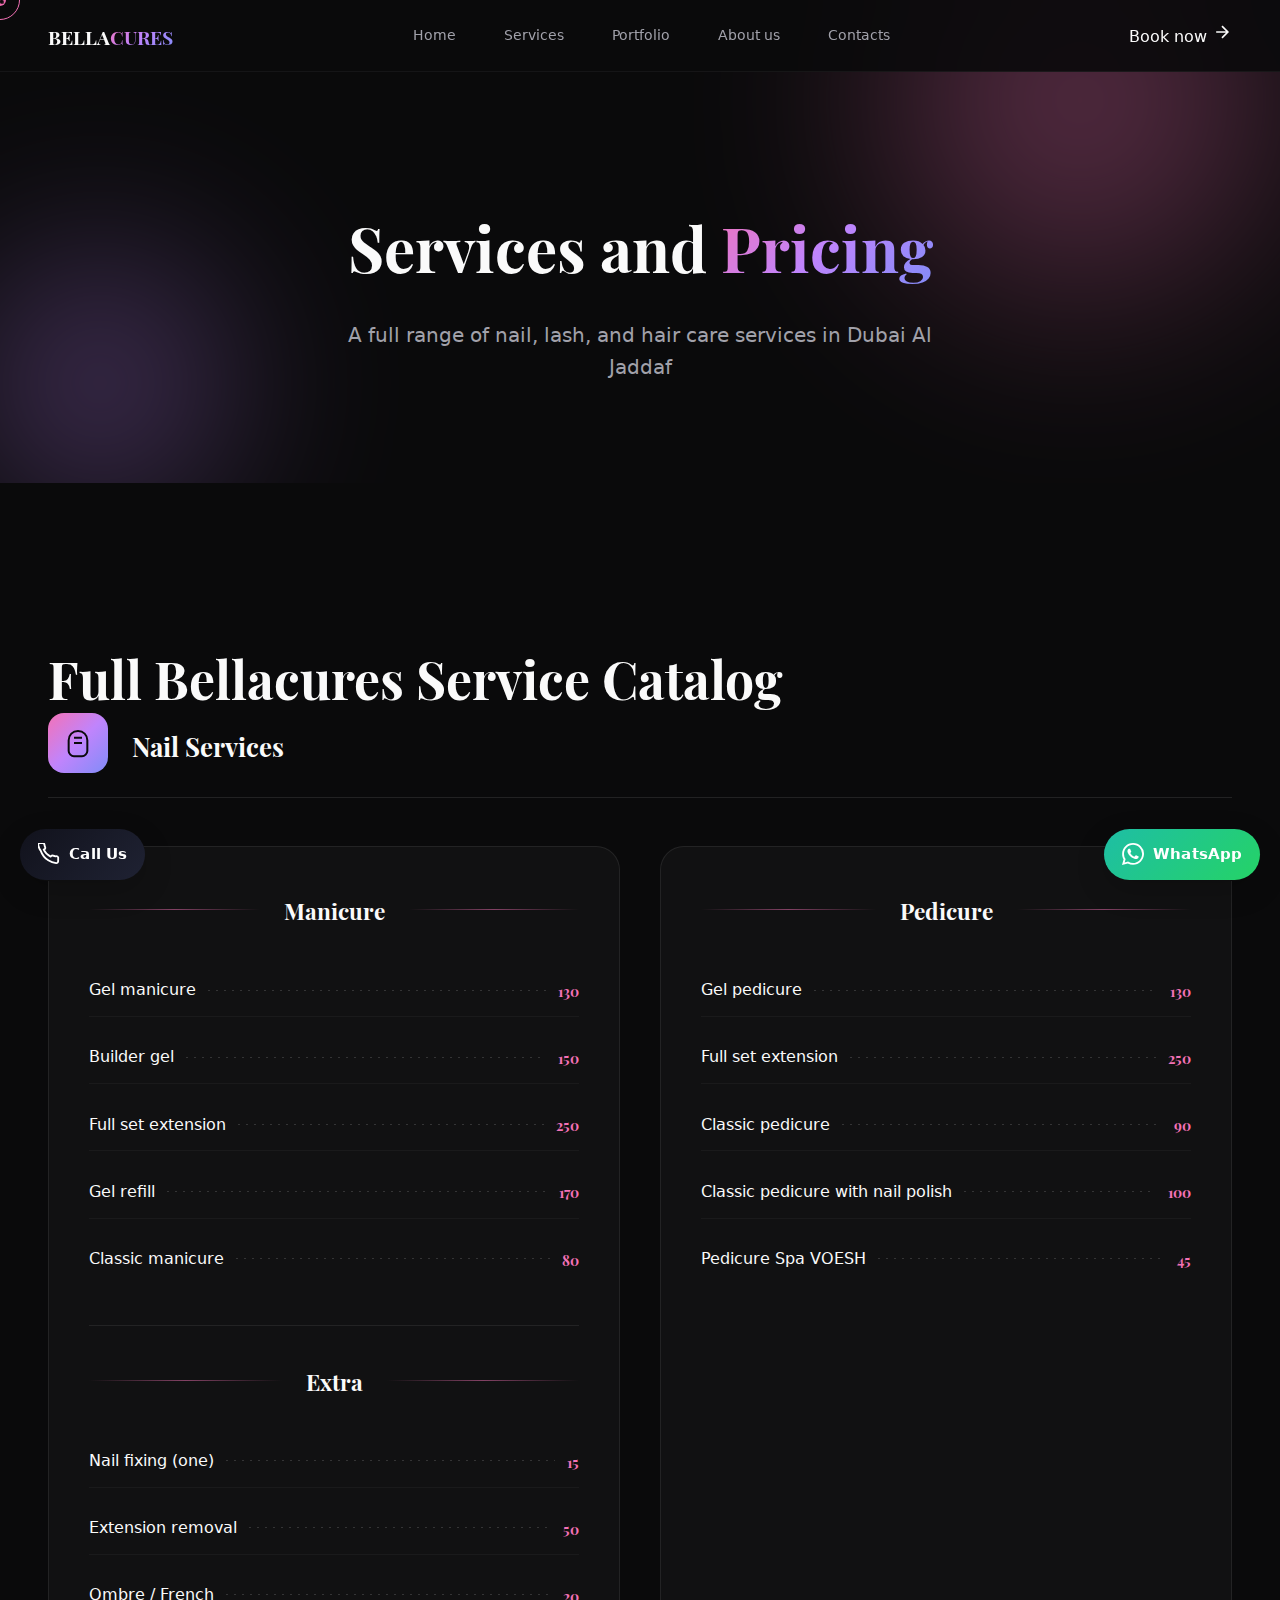
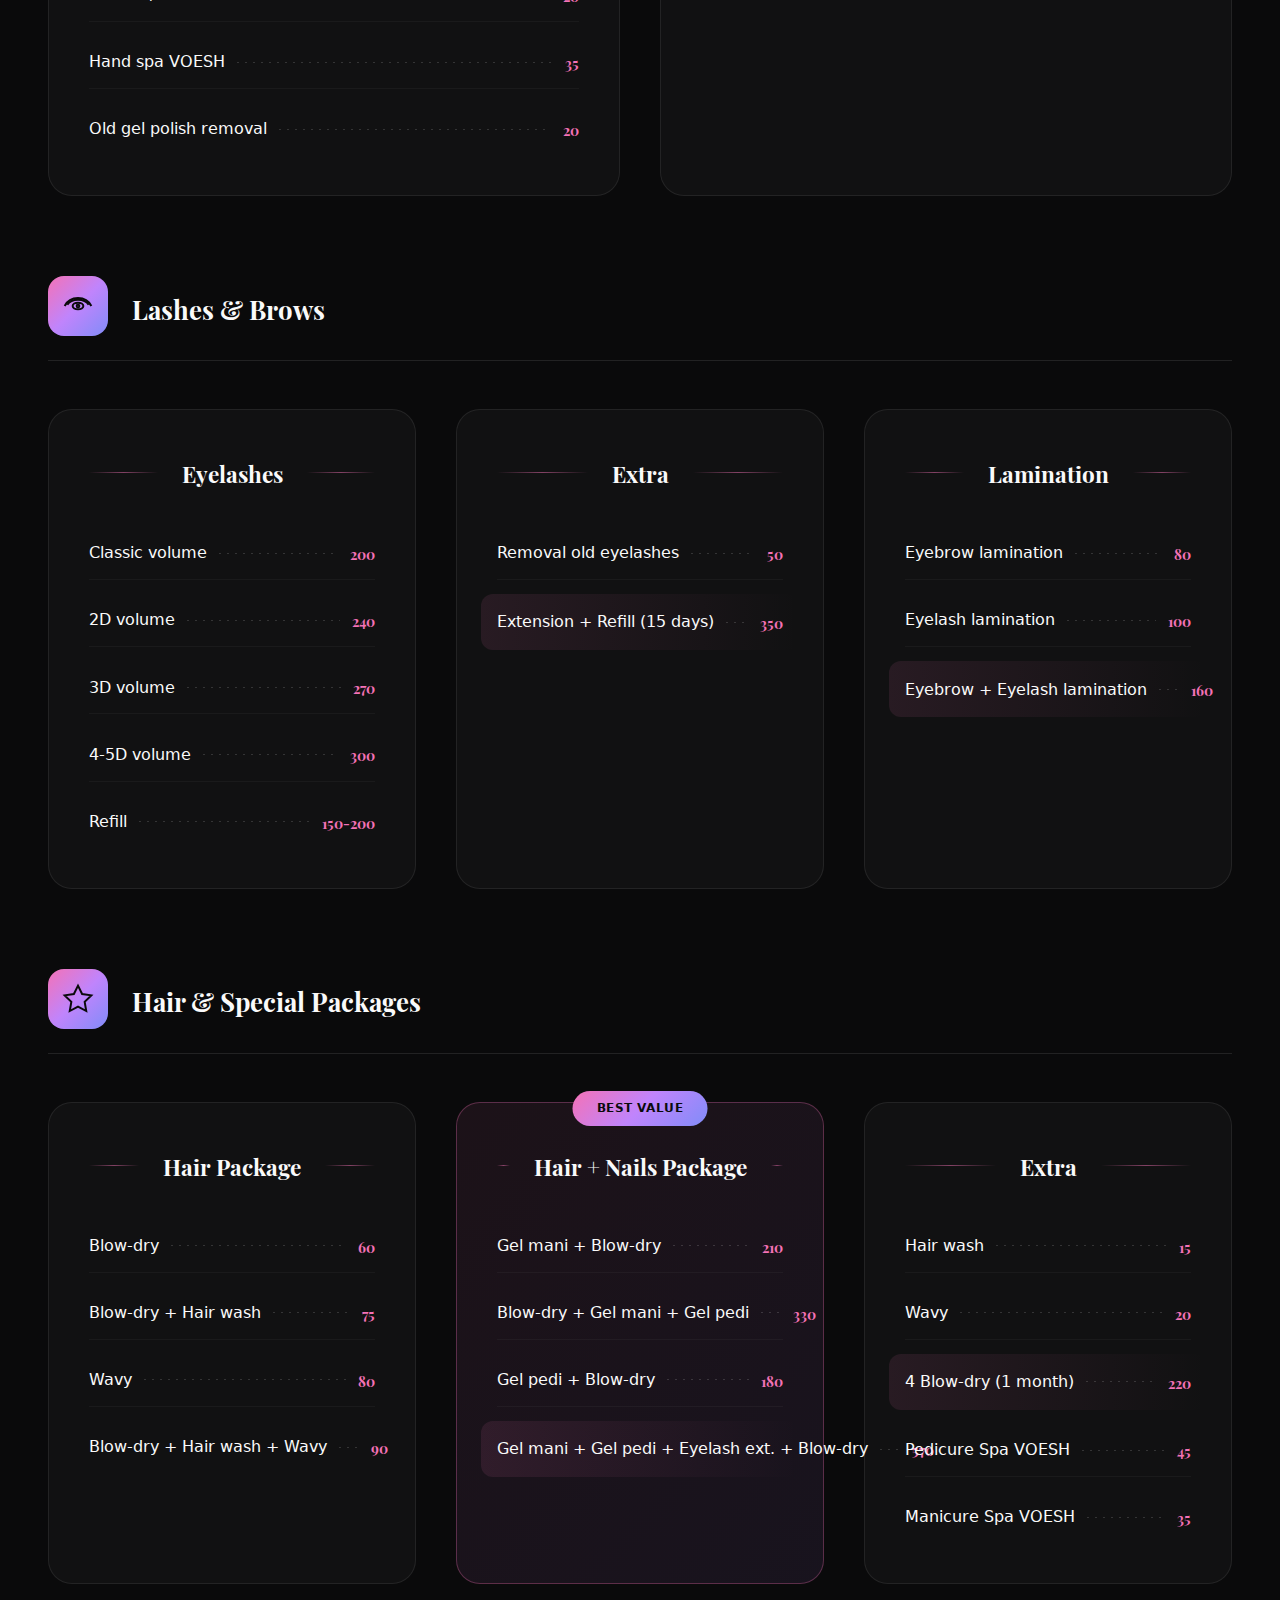
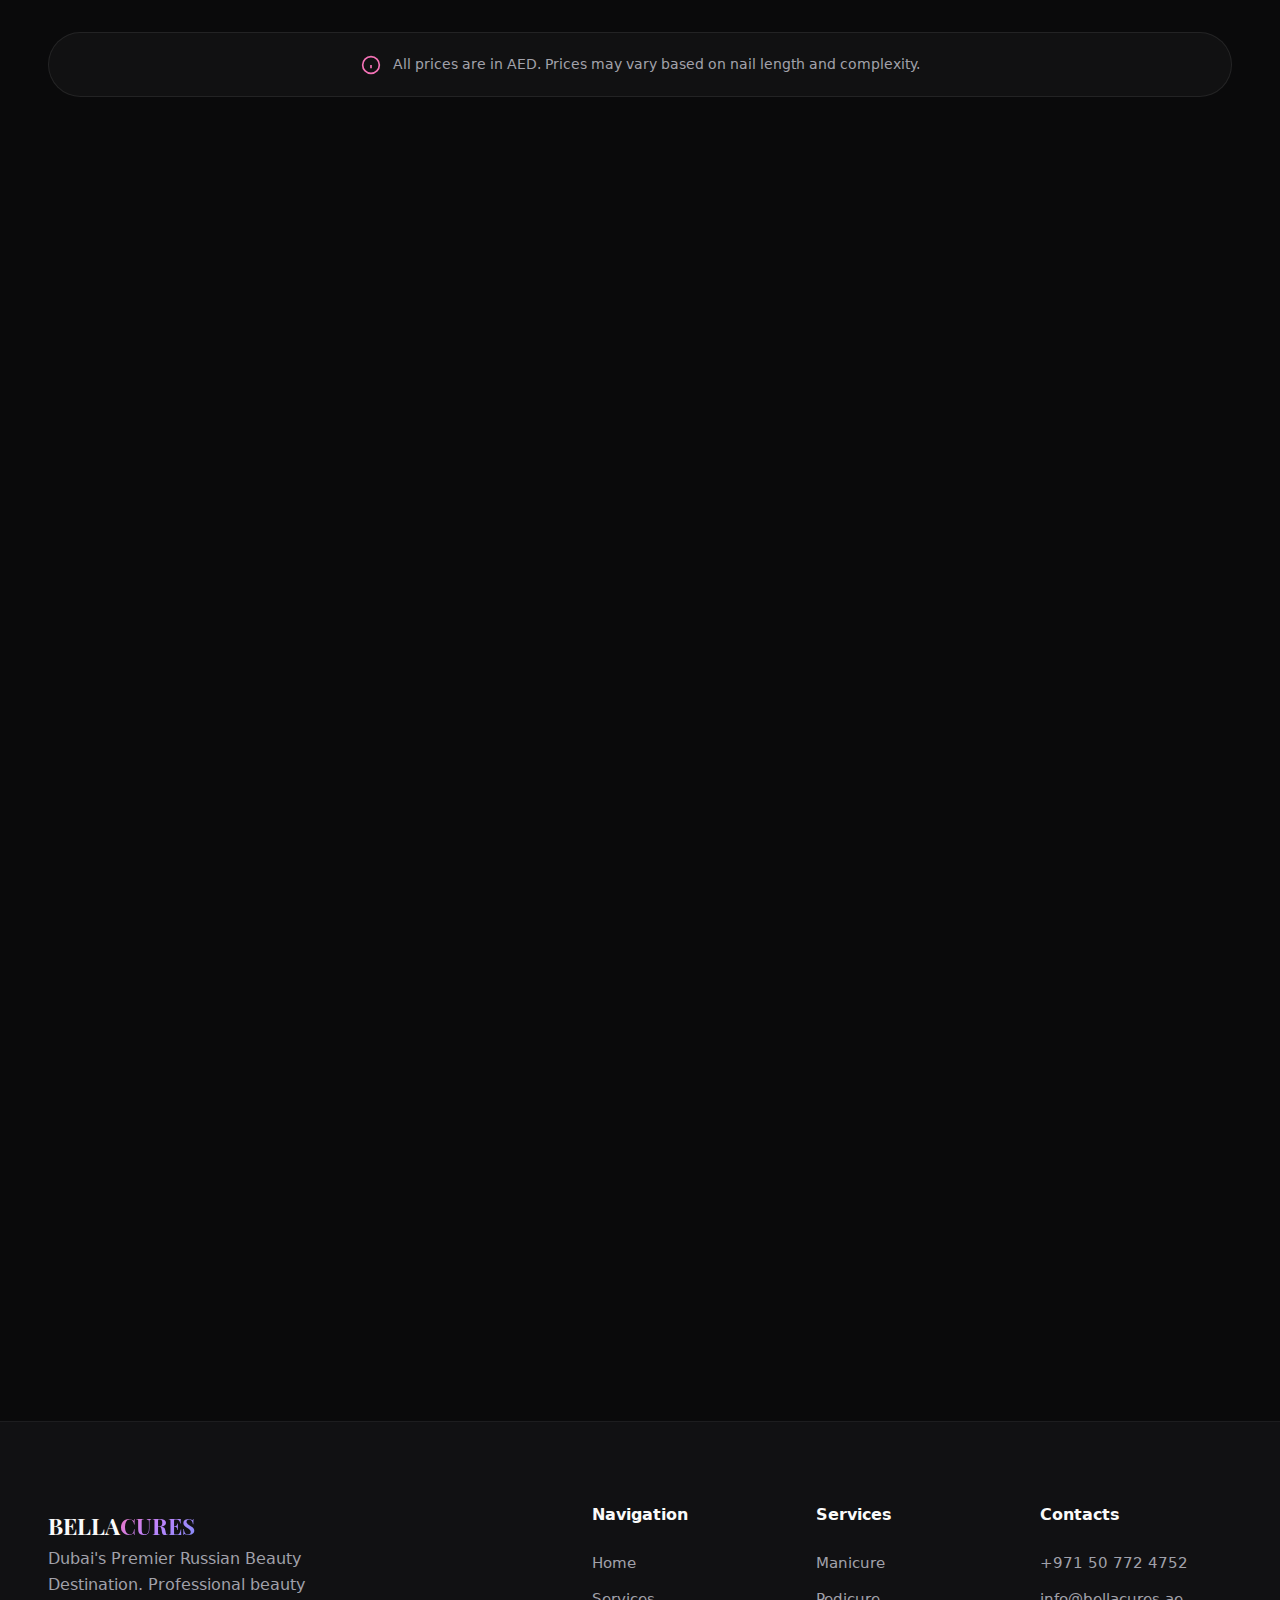
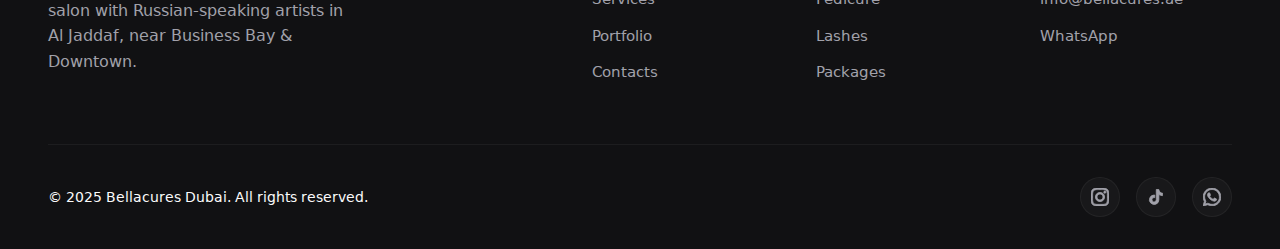
<file: services.html>
<!DOCTYPE html>
<html lang="en">
<head>
    <meta charset="UTF-8">
    <meta name="viewport" content="width=device-width, initial-scale=1.0">
    <!-- Полная SEO оптимизация страницы услуг -->
    <title>Services & Prices | Bellacures Dubai Al Jaddaf | Gel Manicure 130 AED, Pedicure, Lash Extensions, Blow Dry</title>
    <meta name="description" content="Bellacures price list Dubai Al Jaddaf: Gel manicure 130 AED, gel pedicure 130 AED, classic manicure 80 AED, blow-dry 60 AED, lash extensions from 200 AED, lash lamination 100 AED, brow lamination 80 AED. Best combo packages! Book now." />
    <meta name="keywords" content="manicure price Dubai, pedicure price Dubai, gel manicure cost Al Jaddaf, gel pedicure price Dubai, nail salon prices Dubai, beauty salon price list Dubai, eyelash extension price Dubai, lash extension cost Al Jaddaf, lash lamination price Dubai, brow lamination cost Dubai, blow dry price Dubai, hair wash price Al Jaddaf, VOESH spa price Dubai, nail extension cost Dubai, builder gel price, classic manicure price Dubai, classic pedicure cost Dubai, volume lashes price Dubai, 2D lashes cost, 3D lashes price Dubai, 4D 5D lashes cost, wavy hair styling price, soft waves price Dubai, mani pedi combo Dubai, gel mani blow dry package, gel pedi blow dry combo, Bellacures price menu, affordable nail salon Dubai, cheap manicure Dubai, best value beauty services Dubai, Russian nail salon prices, nail refill cost Dubai, gel refill price, nail art price Dubai, ombre nails cost, french manicure price Dubai, hand spa VOESH price, pedicure spa VOESH cost, monthly blow dry package Dubai, express manicure price, cuticle care cost, nail repair price Dubai, lash lift price Al Jaddaf, eyebrow lamination cost Dubai" />
    <link rel="canonical" href="https://bellacures.me/services">
    
    <!-- Open Graph теги для страницы услуг -->
    <meta property="og:title" content="Services & Prices | Bellacures Nail Salon Dubai Al Jaddaf" />
    <meta property="og:description" content="Full price list: Gel manicure 130 AED, Pedicure 130 AED, Lash extensions from 200 AED, Blow-dry 60 AED. Best combo packages in Dubai Al Jaddaf!" />
    <meta property="og:url" content="https://bellacures.me/services" />
    <meta property="og:type" content="website" />
    <meta property="og:locale" content="en_AE" />
    <meta property="og:locale:alternate" content="ru_RU" />
    <meta property="og:site_name" content="Bellacures Dubai" />
    <meta property="og:image" content="https://bellacures.me/img/opengraph.webp" />
    <meta property="og:image:width" content="1200" />
    <meta property="og:image:height" content="630" />
    
    <!-- Twitter Card теги -->
    <meta name="twitter:card" content="summary_large_image" />
    <meta name="twitter:title" content="Services & Prices | Bellacures Dubai Al Jaddaf" />
    <meta name="twitter:description" content="Gel manicure 130 AED, Lash extensions from 200 AED, Blow-dry 60 AED. Best prices in Dubai Al Jaddaf. Book now!" />
    <meta name="twitter:image" content="https://bellacures.me/img/opengraph.webp" />
    
    <!-- Расширенные SEO мета-теги -->
    <meta name="robots" content="index, follow, max-image-preview:large, max-snippet:-1" />
    <meta name="googlebot" content="index, follow" />
    <meta name="author" content="Bellacures Dubai" />
    <meta name="revisit-after" content="3 days" />
    
    <!-- Гео-локационные теги -->
    <meta name="geo.region" content="AE-DU" />
    <meta name="geo.placename" content="Al Jaddaf, Dubai, United Arab Emirates" />
    <meta name="geo.position" content="25.2237;55.3286" />
    <meta name="ICBM" content="25.2237, 55.3286" />
    
    <link rel="apple-touch-icon" sizes="180x180" href="/img/apple-touch-icon.png">
    <link rel="icon" type="image/png" sizes="192x192" href="/img/android-chrome-192.png">
    <link rel="icon" type="image/png" sizes="512x512" href="/img/android-chrome-512.png">
    <link rel="icon" type="image/png" sizes="96x96" href="/img/favicon-96.png">
    <link rel="icon" type="image/png" sizes="64x64" href="/img/favicon-64.png">
    <link rel="icon" type="image/png" sizes="32x32" href="/img/favicon-32.png">
    <link rel="icon" type="image/png" sizes="16x16" href="/img/favicon-16.png">
    <link rel="icon" href="/img/favicon.ico">
    <meta property="og:image" content="/img/opengraph.webp">
    <meta property="og:image:type" content="image/webp">
    <link rel="stylesheet" href="styles.css">
    <link rel="preload" href="fonts/PlayfairDisplay-Regular.woff2" as="font" type="font/woff2" crossorigin>
    <link rel="preload" href="fonts/PlayfairDisplay-Bold.woff2" as="font" type="font/woff2" crossorigin>
    <link rel="preload" href="fonts/DejaVuSans.ttf" as="font" type="font/ttf" crossorigin>
    <link rel="preload" href="fonts/DejaVuSans-Bold.ttf" as="font" type="font/ttf" crossorigin>
    <script>
  setTimeout(function () {
    // Загружаем gtag.js через 3 секунды
    var gtagScript = document.createElement('script');
    gtagScript.src = "https://www.googletagmanager.com/gtag/js?id=G-1BVQ14QM08";
    gtagScript.async = true;
    document.head.appendChild(gtagScript);

    // Инициализация GA4
    window.dataLayer = window.dataLayer || [];
    function gtag(){ dataLayer.push(arguments); }
    gtag('js', new Date());
    gtag('config', 'G-1BVQ14QM08');

  }, 3000);
</script>

    
    <!-- Полная структурированная разметка для страницы услуг -->
    <script type="application/ld+json">
    {
      "@context": "https://schema.org",
      "@type": "ItemList",
      "name": "Bellacures Beauty Services Price List Dubai",
      "description": "Complete price list for nail, lash, and hair services at Bellacures beauty salon in Dubai Al Jaddaf",
      "url": "https://bellacures.me/services",
      "numberOfItems": 30,
      "itemListElement": [
        {"@type": "ListItem", "position": 1, "name": "Gel Manicure", "description": "Professional gel manicure in Dubai", "url": "https://bellacures.me/services#nails"},
        {"@type": "ListItem", "position": 2, "name": "Gel Pedicure", "description": "Professional gel pedicure in Dubai", "url": "https://bellacures.me/services#nails"},
        {"@type": "ListItem", "position": 3, "name": "Eyelash Extensions", "description": "Classic and volume lash extensions in Dubai", "url": "https://bellacures.me/services#lashes"},
        {"@type": "ListItem", "position": 4, "name": "Blow-dry", "description": "Professional blow-dry styling in Dubai", "url": "https://bellacures.me/services#hair"},
        {"@type": "ListItem", "position": 5, "name": "Lash Lamination", "description": "Lash lift and lamination in Dubai", "url": "https://bellacures.me/services#lashes"}
      ]
    }
    </script>
    
    <!-- Расширенная Service разметка -->
    <script type="application/ld+json">
    {
      "@context": "https://schema.org",
      "@type": "Service",
      "serviceType": "Beauty and Nail Services",
      "provider": {
        "@type": "BeautySalon",
        "name": "Bellacures",
        "telephone": "+971507724752",
        "address": {
          "@type": "PostalAddress",
          "streetAddress": "Al Jaddaf",
          "addressLocality": "Dubai",
          "addressCountry": "AE"
        },
        "areaServed": ["Al Jaddaf", "Business Bay", "Downtown Dubai", "Culture Village", "Oud Metha", "Bur Dubai", "Dubai Healthcare City"],
        "url": "https://bellacures.me/services",
        "priceRange": "$$"
      },
      "hasOfferCatalog": {
        "@type": "OfferCatalog",
        "name": "Bellacures Complete Service Menu",
        "itemListElement": [
          {
            "@type": "OfferCatalog",
            "name": "Manicure Services Dubai",
            "itemListElement": [
              {"@type": "Offer", "itemOffered": {"@type": "Service", "name": "Gel Manicure Dubai Al Jaddaf", "description": "Long-lasting gel polish manicure"}, "price": "130", "priceCurrency": "AED"},
              {"@type": "Offer", "itemOffered": {"@type": "Service", "name": "Builder Gel Nails Dubai", "description": "Strengthening builder gel overlay"}, "price": "150", "priceCurrency": "AED"},
              {"@type": "Offer", "itemOffered": {"@type": "Service", "name": "Full Set Nail Extension Dubai", "description": "Complete nail extension set"}, "price": "250", "priceCurrency": "AED"},
              {"@type": "Offer", "itemOffered": {"@type": "Service", "name": "Gel Refill Dubai", "description": "Gel manicure refill"}, "price": "170", "priceCurrency": "AED"},
              {"@type": "Offer", "itemOffered": {"@type": "Service", "name": "Classic Manicure Dubai", "description": "Traditional cuticle care manicure"}, "price": "80", "priceCurrency": "AED"},
              {"@type": "Offer", "itemOffered": {"@type": "Service", "name": "Nail Fixing", "description": "Single nail repair"}, "price": "15", "priceCurrency": "AED"},
              {"@type": "Offer", "itemOffered": {"@type": "Service", "name": "Extension Removal", "description": "Safe extension removal"}, "price": "50", "priceCurrency": "AED"},
              {"@type": "Offer", "itemOffered": {"@type": "Service", "name": "Ombre French Nails", "description": "Ombre or French nail art"}, "price": "20", "priceCurrency": "AED"},
              {"@type": "Offer", "itemOffered": {"@type": "Service", "name": "Hand Spa VOESH Dubai", "description": "Luxury VOESH hand spa"}, "price": "35", "priceCurrency": "AED"},
              {"@type": "Offer", "itemOffered": {"@type": "Service", "name": "Gel Polish Removal", "description": "Safe gel polish removal"}, "price": "20", "priceCurrency": "AED"}
            ]
          },
          {
            "@type": "OfferCatalog",
            "name": "Pedicure Services Dubai",
            "itemListElement": [
              {"@type": "Offer", "itemOffered": {"@type": "Service", "name": "Gel Pedicure Dubai Al Jaddaf", "description": "Long-lasting gel pedicure"}, "price": "130", "priceCurrency": "AED"},
              {"@type": "Offer", "itemOffered": {"@type": "Service", "name": "Full Set Pedicure Extension", "description": "Complete toe extension set"}, "price": "250", "priceCurrency": "AED"},
              {"@type": "Offer", "itemOffered": {"@type": "Service", "name": "Classic Pedicure Dubai", "description": "Traditional foot care pedicure"}, "price": "90", "priceCurrency": "AED"},
              {"@type": "Offer", "itemOffered": {"@type": "Service", "name": "Classic Pedicure with Polish", "description": "Pedicure with regular polish"}, "price": "100", "priceCurrency": "AED"},
              {"@type": "Offer", "itemOffered": {"@type": "Service", "name": "Pedicure Spa VOESH Dubai", "description": "Luxury VOESH pedicure spa"}, "price": "45", "priceCurrency": "AED"}
            ]
          },
          {
            "@type": "OfferCatalog",
            "name": "Hair Styling Services Dubai",
            "itemListElement": [
              {"@type": "Offer", "itemOffered": {"@type": "Service", "name": "Blow-dry Dubai Al Jaddaf", "description": "Professional blow-dry"}, "price": "60", "priceCurrency": "AED"},
              {"@type": "Offer", "itemOffered": {"@type": "Service", "name": "Blow-dry Hair Wash Dubai", "description": "Wash and blow-dry"}, "price": "75", "priceCurrency": "AED"},
              {"@type": "Offer", "itemOffered": {"@type": "Service", "name": "Wavy Hair Styling Dubai", "description": "Soft waves styling"}, "price": "80", "priceCurrency": "AED"},
              {"@type": "Offer", "itemOffered": {"@type": "Service", "name": "Blow-dry Wash Wavy Combo", "description": "Complete styling package"}, "price": "90", "priceCurrency": "AED"},
              {"@type": "Offer", "itemOffered": {"@type": "Service", "name": "Hair Wash Only", "description": "Professional hair wash"}, "price": "15", "priceCurrency": "AED"},
              {"@type": "Offer", "itemOffered": {"@type": "Service", "name": "Wavy Styling Only", "description": "Soft waves only"}, "price": "20", "priceCurrency": "AED"},
              {"@type": "Offer", "itemOffered": {"@type": "Service", "name": "Monthly Blow-dry Package 4x", "description": "4 blow-dry sessions monthly"}, "price": "220", "priceCurrency": "AED"}
            ]
          },
          {
            "@type": "OfferCatalog",
            "name": "Eyelash Services Dubai",
            "itemListElement": [
              {"@type": "Offer", "itemOffered": {"@type": "Service", "name": "Classic Lash Extension Dubai", "description": "Natural classic lashes"}, "price": "200", "priceCurrency": "AED"},
              {"@type": "Offer", "itemOffered": {"@type": "Service", "name": "2D Volume Lashes Dubai", "description": "2D volume set"}, "price": "240", "priceCurrency": "AED"},
              {"@type": "Offer", "itemOffered": {"@type": "Service", "name": "3D Volume Lashes Dubai", "description": "3D volume set"}, "price": "270", "priceCurrency": "AED"},
              {"@type": "Offer", "itemOffered": {"@type": "Service", "name": "4-5D Mega Volume Lashes Dubai", "description": "Mega volume 4-5D set"}, "price": "300", "priceCurrency": "AED"},
              {"@type": "Offer", "itemOffered": {"@type": "Service", "name": "Lash Lamination Dubai Al Jaddaf", "description": "Lash lift and lamination"}, "price": "100", "priceCurrency": "AED"},
              {"@type": "Offer", "itemOffered": {"@type": "Service", "name": "Brow Lamination Dubai Al Jaddaf", "description": "Eyebrow lamination"}, "price": "80", "priceCurrency": "AED"}
            ]
          },
          {
            "@type": "OfferCatalog",
            "name": "Combo Packages - Best Value Dubai",
            "itemListElement": [
              {"@type": "Offer", "itemOffered": {"@type": "Service", "name": "Gel Mani + Blow-dry Package", "description": "Manicure and blow-dry combo"}, "price": "210", "priceCurrency": "AED"},
              {"@type": "Offer", "itemOffered": {"@type": "Service", "name": "Gel Pedi + Blow-dry Package", "description": "Pedicure and blow-dry combo"}, "price": "180", "priceCurrency": "AED"},
              {"@type": "Offer", "itemOffered": {"@type": "Service", "name": "Blow-dry + Gel Mani + Gel Pedi", "description": "Complete mani-pedi-blow-dry"}, "price": "330", "priceCurrency": "AED"},
              {"@type": "Offer", "itemOffered": {"@type": "Service", "name": "Ultimate Glam: Mani Pedi Lash Blow-dry", "description": "Full glam package"}, "price": "570", "priceCurrency": "AED"}
            ]
          }
        ]
      }
    }
    </script>
    
    <!-- BreadcrumbList для навигации -->
    <script type="application/ld+json">
    {
      "@context": "https://schema.org",
      "@type": "BreadcrumbList",
      "itemListElement": [
        {
          "@type": "ListItem",
          "position": 1,
          "name": "Home",
          "item": "https://bellacures.me/"
        },
        {
          "@type": "ListItem",
          "position": 2,
          "name": "Services & Prices",
          "item": "https://bellacures.me/services"
        }
      ]
    }
    </script>
    
    <!-- FAQ разметка для страницы услуг -->
    <script type="application/ld+json">
    {
      "@context": "https://schema.org",
      "@type": "FAQPage",
      "mainEntity": [
        {
          "@type": "Question",
          "name": "How much is gel manicure at Bellacures Dubai?",
          "acceptedAnswer": {
            "@type": "Answer",
            "text": "Gel manicure at Bellacures Dubai Al Jaddaf costs 130 AED. Builder gel is 150 AED, full set extension 250 AED, and classic manicure 80 AED."
          }
        },
        {
          "@type": "Question",
          "name": "What is the price of eyelash extensions in Dubai Al Jaddaf?",
          "acceptedAnswer": {
            "@type": "Answer",
            "text": "At Bellacures Al Jaddaf: Classic lash extensions 200 AED, 2D volume 240 AED, 3D volume 270 AED, 4-5D mega volume 300 AED, lash lamination 100 AED."
          }
        },
        {
          "@type": "Question",
          "name": "What combo packages does Bellacures offer?",
          "acceptedAnswer": {
            "@type": "Answer",
            "text": "Best value packages: Gel mani + blow-dry 210 AED, Gel pedi + blow-dry 180 AED, Blow-dry + gel mani + gel pedi 330 AED, Ultimate package with lashes 570 AED."
          }
        },
        {
          "@type": "Question",
          "name": "How much is blow-dry in Dubai?",
          "acceptedAnswer": {
            "@type": "Answer",
            "text": "Bellacures blow-dry prices: Simple blow-dry 60 AED, with hair wash 75 AED, wavy styling 80 AED, complete wash + wavy package 90 AED. Monthly package (4 sessions) 220 AED."
          }
        }
      ]
    }
    </script>
</head>
<body>
    <!-- Event snippet for Contact conversion page -->
<script>
  gtag('event', 'conversion', {'send_to': 'AW-17780523946/ZZx3CKP0vc8bEKqHtZ5C'});
</script>

    <!-- Custom Cursor -->
    <div class="cursor"></div>
    <div class="cursor-follower"></div>
        <!-- Loader -->
    <div class="loader">
        <div class="loader-content">
            <div class="loader-logo">BELLACURES</div>
            <div class="loader-bar">
                <div class="loader-progress"></div>
            </div>
        </div>
    </div>

    <!-- Navigation -->
    <nav class="nav scrolled">
        <a href="/" class="nav-logo">
            <span class="logo-text">BELLA</span><span class="logo-accent">CURES</span>
        </a>
        <div class="nav-links">
            <a href="/" class="nav-link" data-text="Home" data-i18n="mobile.home">Home</a>
            <a href="/services" class="nav-link" data-text="Services" data-i18n="nav.services">Services</a>
            <a href="/#portfolio" class="nav-link" data-text="Portfolio" data-i18n="nav.portfolio">Portfolio</a>
            <a href="/about" class="nav-link" data-text="About us" data-i18n="nav.about">About us</a>
            <a href="/contacts" class="nav-link" data-text="Contacts" data-i18n="nav.contacts">Contacts</a>
        </div>
        <div class="nav-actions">
            <a href="https://wa.me/971507724752" class="nav-cta">
                <span data-i18n="nav.book">Book now</span>
                <svg width="20" height="20" viewBox="0 0 24 24" fill="none" stroke="currentColor" stroke-width="2">
                    <path d="M5 12h14M12 5l7 7-7 7"/>
                </svg>
            </a>
        </div>
        <button class="nav-burger" type="button" aria-expanded="false" aria-label="Open menu">
            <span class="visually-hidden" data-i18n="nav.menuOpen">Open menu</span>
            <span></span>
            <span></span>
            <span></span>
        </button>
    </nav>

    <!-- Mobile Menu -->
    <div class="mobile-menu">
        <div class="mobile-menu-content">
            <a href="/" class="mobile-link" data-i18n="mobile.home">Home</a>
            <a href="/services" class="mobile-link" data-i18n="mobile.services">Services</a>
            <a href="/#portfolio" class="mobile-link" data-i18n="mobile.portfolio">Portfolio</a>
            <a href="/about" class="mobile-link" data-i18n="mobile.about">About us</a>
            <a href="/contacts" class="mobile-link" data-i18n="mobile.contacts">Contacts</a>
            <a href="https://wa.me/971507724752" class="mobile-cta" data-i18n="mobile.book">Book now</a>
        </div>
    </div>

    <!-- Page Header -->
    <header class="page-header">
        <div class="page-header-bg">
            <div class="gradient-sphere sphere-1"></div>
            <div class="gradient-sphere sphere-2"></div>
        </div>
        <div class="page-header-content">
            <h1 class="page-title" data-i18n="services.title">Services and <span class="highlight">Pricing</span></h1>
            <p class="page-subtitle" data-i18n="services.subtitle">A full range of nail, lash, and hair care services in Dubai Al Jaddaf</p>
        </div>
    </header>

    <!-- Services Content -->
    <section class="services-page">
        <div class="container">

            <h2 class="section-title" data-i18n="services.catalogTitle">Full Bellacures Service Catalog</h2>

            <!-- New elegant nail services section design -->
            <div class="services-category elegant-menu" id="nails">
                <div class="category-header">
                    <div class="category-icon">
                        <svg viewBox="0 0 24 24" fill="none" stroke="currentColor" stroke-width="1.5">
                            <path d="M12 3c-4 0-7 3-7 7v8c0 2 2 4 4 4h6c2 0 4-2 4-4v-8c0-4-3-7-7-7z"/>
                            <path d="M9 8h6M9 12h6"/>
                        </svg>
                    </div>
                    <h3 class="category-title" data-i18n="services.nails.title">Nail Services</h3>
                </div>

                <div class="elegant-price-grid">
                    <!-- Manicure Column -->
                    <div class="elegant-price-card">
                        <div class="elegant-card-header">
                            <div class="elegant-header-line"></div>
                            <h4 class="elegant-card-title">Manicure</h4>
                            <div class="elegant-header-line"></div>
                        </div>
                        <div class="elegant-price-list">
                            <div class="elegant-price-row">
                                <span class="elegant-service-name">Gel manicure</span>
                                <span class="elegant-dots"></span>
                                <span class="elegant-price">130</span>
                            </div>
                            <div class="elegant-price-row">
                                <span class="elegant-service-name">Builder gel</span>
                                <span class="elegant-dots"></span>
                                <span class="elegant-price">150</span>
                            </div>
                            <div class="elegant-price-row">
                                <span class="elegant-service-name">Full set extension</span>
                                <span class="elegant-dots"></span>
                                <span class="elegant-price">250</span>
                            </div>
                            <div class="elegant-price-row">
                                <span class="elegant-service-name">Gel refill</span>
                                <span class="elegant-dots"></span>
                                <span class="elegant-price">170</span>
                            </div>
                            <div class="elegant-price-row">
                                <span class="elegant-service-name">Classic manicure</span>
                                <span class="elegant-dots"></span>
                                <span class="elegant-price">80</span>
                            </div>
                        </div>

                        <div class="elegant-card-header extra-section">
                            <div class="elegant-header-line"></div>
                            <h4 class="elegant-card-title">Extra</h4>
                            <div class="elegant-header-line"></div>
                        </div>
                        <div class="elegant-price-list">
                            <div class="elegant-price-row">
                                <span class="elegant-service-name">Nail fixing (one)</span>
                                <span class="elegant-dots"></span>
                                <span class="elegant-price">15</span>
                            </div>
                            <div class="elegant-price-row">
                                <span class="elegant-service-name">Extension removal</span>
                                <span class="elegant-dots"></span>
                                <span class="elegant-price">50</span>
                            </div>
                            <div class="elegant-price-row">
                                <span class="elegant-service-name">Ombre / French</span>
                                <span class="elegant-dots"></span>
                                <span class="elegant-price">20</span>
                            </div>
                            <div class="elegant-price-row">
                                <span class="elegant-service-name">Hand spa VOESH</span>
                                <span class="elegant-dots"></span>
                                <span class="elegant-price">35</span>
                            </div>
                            <div class="elegant-price-row">
                                <span class="elegant-service-name">Old gel polish removal</span>
                                <span class="elegant-dots"></span>
                                <span class="elegant-price">20</span>
                            </div>
                        </div>
                    </div>

                    <!-- Pedicure Column -->
                    <div class="elegant-price-card">
                        <div class="elegant-card-header">
                            <div class="elegant-header-line"></div>
                            <h4 class="elegant-card-title">Pedicure</h4>
                            <div class="elegant-header-line"></div>
                        </div>
                        <div class="elegant-price-list">
                            <div class="elegant-price-row">
                                <span class="elegant-service-name">Gel pedicure</span>
                                <span class="elegant-dots"></span>
                                <span class="elegant-price">130</span>
                            </div>
                            <div class="elegant-price-row">
                                <span class="elegant-service-name">Full set extension</span>
                                <span class="elegant-dots"></span>
                                <span class="elegant-price">250</span>
                            </div>
                            <div class="elegant-price-row">
                                <span class="elegant-service-name">Classic pedicure</span>
                                <span class="elegant-dots"></span>
                                <span class="elegant-price">90</span>
                            </div>
                            <div class="elegant-price-row">
                                <span class="elegant-service-name">Classic pedicure with nail polish</span>
                                <span class="elegant-dots"></span>
                                <span class="elegant-price">100</span>
                            </div>
                            <div class="elegant-price-row">
                                <span class="elegant-service-name">Pedicure Spa VOESH</span>
                                <span class="elegant-dots"></span>
                                <span class="elegant-price">45</span>
                            </div>
                        </div>
                    </div>
                </div>
            </div>

            <!-- Eyelashes / Eyebrows -->
            <div class="services-category elegant-menu" id="lashes">
                <div class="category-header">
                    <div class="category-icon">
                        <svg viewBox="0 0 24 24" fill="none" stroke="currentColor" stroke-width="1.5">
                            <path d="M2 12c4-8 16-8 20 0"/>
                            <path d="M4 11c3-5 13-5 16 0"/>
                            <ellipse cx="12" cy="12" rx="4" ry="2.5"/>
                            <circle cx="12" cy="12" r="1" fill="currentColor"/>
                        </svg>
                    </div>
                    <h3 class="category-title" data-i18n="services.lashes.title">Lashes & Brows</h3>
                </div>

                <div class="elegant-price-grid three-cols">
                    <!-- Eyelashes Column -->
                    <div class="elegant-price-card">
                        <div class="elegant-card-header">
                            <div class="elegant-header-line"></div>
                            <h4 class="elegant-card-title">Eyelashes</h4>
                            <div class="elegant-header-line"></div>
                        </div>
                        <div class="elegant-price-list">
                            <div class="elegant-price-row">
                                <span class="elegant-service-name">Classic volume</span>
                                <span class="elegant-dots"></span>
                                <span class="elegant-price">200</span>
                            </div>
                            <div class="elegant-price-row">
                                <span class="elegant-service-name">2D volume</span>
                                <span class="elegant-dots"></span>
                                <span class="elegant-price">240</span>
                            </div>
                            <div class="elegant-price-row">
                                <span class="elegant-service-name">3D volume</span>
                                <span class="elegant-dots"></span>
                                <span class="elegant-price">270</span>
                            </div>
                            <div class="elegant-price-row">
                                <span class="elegant-service-name">4-5D volume</span>
                                <span class="elegant-dots"></span>
                                <span class="elegant-price">300</span>
                            </div>
                            <div class="elegant-price-row">
                                <span class="elegant-service-name">Refill</span>
                                <span class="elegant-dots"></span>
                                <span class="elegant-price">150-200</span>
                            </div>
                        </div>
                    </div>

                    <!-- Extra / Package -->
                    <div class="elegant-price-card">
                        <div class="elegant-card-header">
                            <div class="elegant-header-line"></div>
                            <h4 class="elegant-card-title">Extra</h4>
                            <div class="elegant-header-line"></div>
                        </div>
                        <div class="elegant-price-list">
                            <div class="elegant-price-row">
                                <span class="elegant-service-name">Removal old eyelashes</span>
                                <span class="elegant-dots"></span>
                                <span class="elegant-price">50</span>
                            </div>
                            <div class="elegant-price-row highlight-row">
                                <span class="elegant-service-name">Extension + Refill (15 days)</span>
                                <span class="elegant-dots"></span>
                                <span class="elegant-price">350</span>
                            </div>
                        </div>
                    </div>

                    <!-- Lamination -->
                    <div class="elegant-price-card">
                        <div class="elegant-card-header">
                            <div class="elegant-header-line"></div>
                            <h4 class="elegant-card-title">Lamination</h4>
                            <div class="elegant-header-line"></div>
                        </div>
                        <div class="elegant-price-list">
                            <div class="elegant-price-row">
                                <span class="elegant-service-name">Eyebrow lamination</span>
                                <span class="elegant-dots"></span>
                                <span class="elegant-price">80</span>
                            </div>
                            <div class="elegant-price-row">
                                <span class="elegant-service-name">Eyelash lamination</span>
                                <span class="elegant-dots"></span>
                                <span class="elegant-price">100</span>
                            </div>
                            <div class="elegant-price-row highlight-row">
                                <span class="elegant-service-name">Eyebrow + Eyelash lamination</span>
                                <span class="elegant-dots"></span>
                                <span class="elegant-price">160</span>
                            </div>
                        </div>
                    </div>
                </div>
            </div>

            <!-- Hair & Special Packages -->
            <div class="services-category elegant-menu" id="special">
                <div class="category-header">
                    <div class="category-icon">
                        <svg viewBox="0 0 24 24" fill="none" stroke="currentColor" stroke-width="1.5">
                            <polygon points="12 2 15.09 8.26 22 9.27 17 14.14 18.18 21.02 12 17.77 5.82 21.02 7 14.14 2 9.27 8.91 8.26 12 2"/>
                        </svg>
                    </div>
                    <h3 class="category-title" data-i18n="services.special.title">Hair & Special Packages</h3>
                </div>

                <div class="elegant-price-grid three-cols">
                    <!-- Hair Package -->
                    <div class="elegant-price-card">
                        <div class="elegant-card-header">
                            <div class="elegant-header-line"></div>
                            <h4 class="elegant-card-title">Hair Package</h4>
                            <div class="elegant-header-line"></div>
                        </div>
                        <div class="elegant-price-list">
                            <div class="elegant-price-row">
                                <span class="elegant-service-name">Blow-dry</span>
                                <span class="elegant-dots"></span>
                                <span class="elegant-price">60</span>
                            </div>
                            <div class="elegant-price-row">
                                <span class="elegant-service-name">Blow-dry + Hair wash</span>
                                <span class="elegant-dots"></span>
                                <span class="elegant-price">75</span>
                            </div>
                            <div class="elegant-price-row">
                                <span class="elegant-service-name">Wavy</span>
                                <span class="elegant-dots"></span>
                                <span class="elegant-price">80</span>
                            </div>
                            <div class="elegant-price-row">
                                <span class="elegant-service-name">Blow-dry + Hair wash + Wavy</span>
                                <span class="elegant-dots"></span>
                                <span class="elegant-price">90</span>
                            </div>
                        </div>
                    </div>

                    <!-- Hair Nails Package -->
                    <div class="elegant-price-card featured-card">
                        <div class="featured-badge">Best Value</div>
                        <div class="elegant-card-header">
                            <div class="elegant-header-line"></div>
                            <h4 class="elegant-card-title">Hair + Nails Package</h4>
                            <div class="elegant-header-line"></div>
                        </div>
                        <div class="elegant-price-list">
                            <div class="elegant-price-row">
                                <span class="elegant-service-name">Gel mani + Blow-dry</span>
                                <span class="elegant-dots"></span>
                                <span class="elegant-price">210</span>
                            </div>
                            <div class="elegant-price-row">
                                <span class="elegant-service-name">Blow-dry + Gel mani + Gel pedi</span>
                                <span class="elegant-dots"></span>
                                <span class="elegant-price">330</span>
                            </div>
                            <div class="elegant-price-row">
                                <span class="elegant-service-name">Gel pedi + Blow-dry</span>
                                <span class="elegant-dots"></span>
                                <span class="elegant-price">180</span>
                            </div>
                            <div class="elegant-price-row highlight-row">
                                <span class="elegant-service-name">Gel mani + Gel pedi + Eyelash ext. + Blow-dry</span>
                                <span class="elegant-dots"></span>
                                <span class="elegant-price">570</span>
                            </div>
                        </div>
                    </div>

                    <!-- Extra -->
                    <div class="elegant-price-card">
                        <div class="elegant-card-header">
                            <div class="elegant-header-line"></div>
                            <h4 class="elegant-card-title">Extra</h4>
                            <div class="elegant-header-line"></div>
                        </div>
                        <div class="elegant-price-list">
                            <div class="elegant-price-row">
                                <span class="elegant-service-name">Hair wash</span>
                                <span class="elegant-dots"></span>
                                <span class="elegant-price">15</span>
                            </div>
                            <div class="elegant-price-row">
                                <span class="elegant-service-name">Wavy</span>
                                <span class="elegant-dots"></span>
                                <span class="elegant-price">20</span>
                            </div>
                            <div class="elegant-price-row highlight-row">
                                <span class="elegant-service-name">4 Blow-dry (1 month)</span>
                                <span class="elegant-dots"></span>
                                <span class="elegant-price">220</span>
                            </div>
                            <div class="elegant-price-row">
                                <span class="elegant-service-name">Pedicure Spa VOESH</span>
                                <span class="elegant-dots"></span>
                                <span class="elegant-price">45</span>
                            </div>
                            <div class="elegant-price-row">
                                <span class="elegant-service-name">Manicure Spa VOESH</span>
                                <span class="elegant-dots"></span>
                                <span class="elegant-price">35</span>
                            </div>
                        </div>
                    </div>
                </div>

                <!-- Price note -->
                <div class="price-note">
                    <svg width="20" height="20" viewBox="0 0 24 24" fill="none" stroke="currentColor" stroke-width="2">
                        <circle cx="12" cy="12" r="10"/>
                        <path d="M12 16v-4M12 8h.01"/>
                    </svg>
                    <span>All prices are in AED. Prices may vary based on nail length and complexity.</span>
                </div>
            </div>

        </div>
    </section>

    <!-- CTA Section -->
    <section class="cta">
        <div class="cta-bg">
            <div class="gradient-sphere sphere-1"></div>
            <div class="gradient-sphere sphere-2"></div>
        </div>
        <div class="cta-content">
            <span class="section-tag" data-i18n="services.cta.tag">Online booking</span>
            <h3 class="cta-title" data-i18n="services.cta.title">Ready for a transformation?</h3>
            <p class="cta-desc" data-i18n="services.cta.text">Book a treatment right now through WhatsApp</p>
            <a href="https://wa.me/971507724752" class="btn-primary btn-large">
                <span data-i18n="services.cta.action">Book now on WhatsApp</span>
                <svg width="24" height="24" viewBox="0 0 24 24" fill="currentColor">
                    <path d="M17.472 14.382c-.297-.149-1.758-.867-2.03-.967-.273-.099-.471-.148-.67.15-.197.297-.767.966-.94 1.164-.173.199-.347.223-.644.075-.297-.15-1.255-.463-2.39-1.475-.883-.788-1.48-1.761-1.653-2.059-.173-.297-.018-.458.13-.606.134-.133.298-.347.446-.52.149-.174.198-.298.298-.497.099-.198.05-.371-.025-.52-.075-.149-.669-1.612-.916-2.207-.242-.579-.487-.5-.669-.51-.173-.008-.371-.01-.57-.01-.198 0-.52.074-.792.372-.272.297-1.04 1.016-1.04 2.479 0 1.462 1.065 2.875 1.213 3.074.149.198 2.096 3.2 5.077 4.487.709.306 1.262.489 1.694.625.712.227 1.36.195 1.871.118.571-.085 1.758-.719 2.006-1.413.248-.694.248-1.289.173-1.413-.074-.124-.272-.198-.57-.347m-5.421 7.403h-.004a9.87 9.87 0 01-5.031-1.378l-.361-.214-3.741.982.998-3.648-.235-.374a9.86 9.86 0 01-1.51-5.26c.001-5.45 4.436-9.884 9.888-9.884 2.64 0 5.122 1.03 6.988 2.898a9.825 9.825 0 012.893 6.994c-.003 5.45-4.437 9.884-9.885 9.884m8.413-18.297A11.815 11.815 0 0012.05 0C5.495 0 .16 5.335.157 11.892c0 2.096.547 4.142 1.588 5.945L.057 24l6.305-1.654a11.882 11.882 0 005.683 1.448h.005c6.554 0 11.89-5.335 11.893-11.893a11.821 11.821 0 00-3.48-8.413z"/>
                </svg>
                <div class="btn-shine"></div>
            </a>
        </div>
    </section>

    <!-- Enhanced SEO section with more keywords -->
    <section class="seo-section" aria-label="SEO description of Bellacures services">
        <div class="seo-shell">
            <h3>Bellacures Beauty Salon in Dubai, Al Jaddaf</h3>
            <p>
                Bellacures is your premier destination for professional beauty services in Dubai Al Jaddaf. 
                We specialize in <strong>gel manicure</strong>, <strong>gel pedicure</strong>, <strong>VOESH pedicure spa</strong>, 
                <strong>blow-dry + hair wash</strong>, <strong>soft waves</strong>, and <strong>lash extensions</strong> with Russian-speaking artists.
                Located steps away from Business Bay and Downtown Dubai for quick visits.
            </p>
            <div class="seo-grid">
                <div class="seo-card">
                    <h3>Manicure & Pedicure Dubai</h3>
                    <p>Gentle gel mani and gel pedi, VOESH spa pedicure, and premium spa manicure. Our guests love <strong>gel mani + blow-dry</strong> and <strong>gel pedi + blow-dry</strong> bundles for flawless nails and styling.</p>
                    <div class="seo-keywords">
                        <span class="seo-keyword">gel mani Dubai</span>
                        <span class="seo-keyword">gel pedi Dubai</span>
                        <span class="seo-keyword">VOESH manicure Al Jaddaf</span>
                        <span class="seo-keyword">nail salon Business Bay</span>
                    </div>
                </div>
                <div class="seo-card">
                    <h3>Lashes & Brows Dubai</h3>
                    <p>Classic, 2D, 3D, and 4-5D volume, lamination, and lash lift. Build a complete beauty look with <strong>gel mani + gel pedi + eyelash</strong> or <strong>extension + blow-dry</strong> combos.</p>
                    <div class="seo-keywords">
                        <span class="seo-keyword">lash lamination Dubai</span>
                        <span class="seo-keyword">eyelash extension Al Jaddaf</span>
                        <span class="seo-keyword">brow lamination Dubai</span>
                        <span class="seo-keyword">volume lashes Dubai</span>
                    </div>
                </div>
                <div class="seo-card">
                    <h3>Hair Package & Styling</h3>
                    <p>Fast <strong>blow-dry</strong>, <strong>blow-dry + hair wash</strong>, and soft wavy styling. Try the full <strong>blow-dry + hair wash + wavy</strong> set with gentle products that leave hair glossy.</p>
                    <div class="seo-keywords">
                        <span class="seo-keyword">blow dry Dubai</span>
                        <span class="seo-keyword">hair wash Dubai</span>
                        <span class="seo-keyword">wavy blow dry</span>
                        <span class="seo-keyword">hair styling Al Jaddaf</span>
                    </div>
                </div>
            </div>
            <div class="seo-links">
                <a href="/contacts#booking">Book now online</a>
                <a href="/">Back to home</a>
                <a href="/contacts">Contacts and map</a>
            </div>
        </div>
    </section>

    <!-- Footer -->
    <footer class="footer">
        <div class="footer-content">
            <div class="footer-main">
                <div class="footer-brand">
                    <a href="/" class="footer-logo">
                        <span class="logo-text">BELLA</span><span class="logo-accent">CURES</span>
                    </a>
                    <p class="footer-tagline" data-i18n="services.footer.description">Dubai's Premier Russian Beauty Destination. Professional beauty salon with Russian-speaking artists in Al Jaddaf, near Business Bay & Downtown.</p>
                </div>
                <div class="footer-links">
                    <div class="footer-col">
                        <h3 data-i18n="services.footer.navigation">Navigation</h3>
                        <a href="/" data-i18n="mobile.home">Home</a>
                        <a href="/services" data-i18n="nav.services">Services</a>
                        <a href="/#portfolio" data-i18n="nav.portfolio">Portfolio</a>
                        <a href="/contacts" data-i18n="nav.contacts">Contacts</a>
                    </div>
                    <div class="footer-col">
                        <h3 data-i18n="services.footer.services">Services</h3>
                        <a href="#nails" data-i18n="services.footer.manicure">Manicure</a>
                        <a href="#nails" data-i18n="services.footer.pedicure">Pedicure</a>
                        <a href="#lashes" data-i18n="services.footer.lashes">Lashes</a>
                        <a href="#special" data-i18n="services.footer.packages">Packages</a>
                    </div>
                    <div class="footer-col">
                        <h3 data-i18n="services.footer.contacts">Contacts</h3>
                        <a href="tel:+971507724752">+971 50 772 4752</a>
                        <a href="mailto:info@bellacures.ae">info@bellacures.ae</a>
                        <a href="https://wa.me/971507724752">WhatsApp</a>
                    </div>
                </div>
            </div>
            <div class="footer-bottom">
                <p data-i18n="services.footer.rights">&copy; 2025 Bellacures Dubai. All rights reserved.</p>
                <div class="footer-socials">
                    <a href="#" class="social-link" aria-label="Instagram">
                        <svg viewBox="0 0 24 24" fill="currentColor">
                            <path d="M12 2.163c3.204 0 3.584.012 4.85.07 3.252.148 4.771 1.691 4.919 4.919.058 1.265.069 1.645.069 4.849 0 3.205-.012 3.584-.069 4.849-.149 3.225-1.664 4.771-4.919 4.919-1.266.058-1.644.07-4.85.07-3.204 0-3.584-.012-4.849-.07-3.26-.149-4.771-1.699-4.919-4.92-.058-1.265-.07-1.644-.07-4.849 0-3.204.013-3.583.07-4.849.149-3.227 1.664-4.771 4.919-4.919 1.266-.057 1.645-.069 4.849-.069zm0-2.163c-3.259 0-3.667.014-4.947.072-4.358.2-6.78 2.618-6.98 6.98-.059 1.281-.073 1.689-.073 4.948 0 3.259.014 3.668.072 4.948.2 4.358 2.618 6.78 6.98 6.98 1.281.058 1.689.072 4.948.072 3.259 0 3.668-.014 4.948-.072 4.354-.2 6.782-2.618 6.979-6.98.059-1.28.073-1.689.073-4.948 0-3.259-.014-3.667-.072-4.947-.196-4.354-2.617-6.78-6.979-6.98-1.281-.059-1.69-.073-4.949-.073zm0 5.838c-3.403 0-6.162 2.759-6.162 6.162s2.759 6.163 6.162 6.163 6.162-2.759 6.162-6.163c0-3.403-2.759-6.162-6.162-6.162zm0 10.162c-2.209 0-4-1.79-4-4 0-2.209 1.791-4 4-4s4 1.791 4 4c0 2.21-1.791 4-4 4zm6.406-11.845c-.796 0-1.441.645-1.441 1.44s.645 1.44 1.441 1.44c.795 0 1.439-.645 1.439-1.44s-.644-1.44-1.439-1.44z"/>
                        </svg>
                    </a>
                    <a href="#" class="social-link" aria-label="TikTok">
                        <svg viewBox="0 0 24 24" fill="currentColor">
                            <path d="M19.59 6.69a4.83 4.83 0 0 1-3.77-4.25V2h-3.45v13.67a2.89 2.89 0 0 1-5.2 1.74 2.89 2.89 0 0 1 2.31-4.64 2.93 2.93 0 0 1 .88.13V9.4a6.84 6.84 0 0 0-1-.05A6.33 6.33 0 0 0 5 20.1a6.34 6.34 0 0 0 10.86-4.43v-7a8.16 8.16 0 0 0 4.77 1.52v-3.4a4.85 4.85 0 0 1-1-.1z"/>
                        </svg>
                    </a>
                    <a href="https://wa.me/971507724752" class="social-link" aria-label="WhatsApp">
                        <svg viewBox="0 0 24 24" fill="currentColor">
                            <path d="M17.472 14.382c-.297-.149-1.758-.867-2.03-.967-.273-.099-.471-.148-.67.15-.197.297-.767.966-.94 1.164-.173.199-.347.223-.644.075-.297-.15-1.255-.463-2.39-1.475-.883-.788-1.48-1.761-1.653-2.059-.173-.297-.018-.458.13-.606.134-.133.298-.347.446-.52.149-.174.198-.298.298-.497.099-.198.05-.371-.025-.52-.075-.149-.669-1.612-.916-2.207-.242-.579-.487-.5-.669-.51-.173-.008-.371-.01-.57-.01-.198 0-.52.074-.792.372-.272.297-1.04 1.016-1.04 2.479 0 1.462 1.065 2.875 1.213 3.074.149.198 2.096 3.2 5.077 4.487.709.306 1.262.489 1.694.625.712.227 1.36.195 1.871.118.571-.085 1.758-.719 2.006-1.413.248-.694.248-1.289.173-1.413-.074-.124-.272-.198-.57-.347m-5.421 7.403h-.004a9.87 9.87 0 01-5.031-1.378l-.361-.214-3.741.982.998-3.648-.235-.374a9.86 9.86 0 01-1.51-5.26c.001-5.45 4.436-9.884 9.888-9.884 2.64 0 5.122 1.03 6.988 2.898a9.825 9.825 0 012.893 6.994c-.003 5.45-4.437 9.884-9.885 9.884m8.413-18.297A11.815 11.815 0 0012.05 0C5.495 0 .16 5.335.157 11.892c0 2.096.547 4.142 1.588 5.945L.057 24l6.305-1.654a11.882 11.882 0 005.683 1.448h.005c6.554 0 11.89-5.335 11.893-11.893a11.821 11.821 0 00-3.48-8.413z"/>
                        </svg>
                    </a>
                </div>
            </div>
        </div>
    </footer>

    <a href="tel:+971507724752" class="floating-btn floating-btn-call" aria-label="Call +971 50 772 4752">
        <svg viewBox="0 0 24 24" fill="none" stroke="currentColor" stroke-width="2" stroke-linecap="round" stroke-linejoin="round">
            <path d="M22 16.92v3a2 2 0 0 1-2.18 2 19.79 19.79 0 0 1-8.63-3.07A19.5 19.5 0 0 1 3.15 8.81 19.79 19.79 0 0 1 .08 1.93 2 2 0 0 1 2.06 0h3a2 2 0 0 1 2 1.72c.13.98.37 1.93.72 2.83a2 2 0 0 1-.45 2.11L6.21 7.21a16 16 0 0 0 7.58 7.58l.55-.55a2 2 0 0 1 2.11-.45c.9.35 1.85.59 2.83.72A2 2 0 0 1 22 16.92z" />
        </svg>
        <span class="floating-label" data-i18n="services.floating.call">Call Us</span>
    </a>

    <a href="https://wa.me/971507724752" target="_blank" rel="noopener" class="floating-btn floating-btn-whatsapp" aria-label="Message on WhatsApp">
        <svg viewBox="0 0 24 24" fill="currentColor" aria-hidden="true">
            <path d="M20.52 3.48A11.82 11.82 0 0 0 12.07 0C5.5 0 .16 5.33.16 11.9c0 2.1.55 4.15 1.59 5.95L0 24l6.31-1.65a11.9 11.9 0 0 0 5.76 1.47h.01c6.57 0 11.91-5.33 11.93-11.89a11.82 11.82 0 0 0-3.49-8.45Zm-8.41 18.3h-.01a9.9 9.9 0 0 1-5.05-1.38l-.36-.21-3.74.98 1-3.65-.24-.37a9.87 9.87 0 0 1-1.52-5.27C2.19 6.45 6.62 2.01 12.08 2c2.63 0 5.11 1.02 6.97 2.89a9.85 9.85 0 0 1 2.89 6.98c-.02 5.48-4.45 9.91-9.83 9.91Zm5.41-7.41c-.3-.15-1.76-.87-2.04-.97-.27-.1-.47-.15-.67.15-.2.3-.77.97-.94 1.17-.17.2-.34.22-.64.08-.3-.15-1.26-.46-2.41-1.48-.89-.8-1.49-1.77-1.66-2.07-.17-.3-.02-.46.13-.61.14-.13.3-.35.45-.52.15-.18.2-.3.3-.5.1-.2.05-.37-.03-.53-.08-.15-.71-1.69-.97-2.32-.25-.64-.5-.55-.68-.56-.17-.01-.37-.01-.57-.01-.2 0-.52.07-.8.37-.28.3-1.06 1.03-1.06 2.52 0 1.48 1.09 2.92 1.24 3.12.15.2 2.1 3.21 5.1 4.51.71.31 1.26.5 1.7.64.72.23 1.37.2 1.89.12.58-.09 1.77-.72 2.02-1.42.25-.7.25-1.3.18-1.43-.07-.13-.27-.2-.57-.35Z" />
        </svg>
        <span class="floating-label" data-i18n="services.floating.whatsapp">WhatsApp</span>
    </a>

   
    <script src="script.js"></script>
</body>
</html>
</file>
<file: styles.css>
/* ===== ULTRA MODERN BELLACURES STYLES ===== */

/* Self-hosted font declarations
   To avoid render-blocking requests to Google Fonts, we include the required
   typefaces directly from the project's `fonts/` directory. The DejaVu Sans
   files are used as a local substitute for the original "Outfit" family,
   while the Playfair Display weights come from locally downloaded WOFF2 files.
*/
@font-face {
  font-family: "Outfit";
  src: url("fonts/DejaVuSans.ttf") format("truetype");
  font-weight: 400;
  font-style: normal;
  font-display: swap;
}
@font-face {
  font-family: "Outfit";
  src: url("fonts/DejaVuSans-Bold.ttf") format("truetype");
  font-weight: 700;
  font-style: normal;
  font-display: swap;
}
@font-face {
  font-family: "Playfair Display";
  src: url("fonts/PlayfairDisplay-Regular.woff2") format("woff2");
  font-weight: 400;
  font-style: normal;
  font-display: swap;
}
@font-face {
  font-family: "Playfair Display";
  src: url("fonts/PlayfairDisplay-Bold.woff2") format("woff2");
  font-weight: 700;
  font-style: normal;
  font-display: swap;
}

*,
*::before,
*::after {
  margin: 0;
  padding: 0;
  box-sizing: border-box;
}
iframe {
  filter: none !important;
}

:root {
  /* Dark Luxury Theme */
  --bg-primary: #0a0a0b;
  --bg-secondary: #111113;
  --bg-tertiary: #18181b;
  --bg-glass: rgba(255, 255, 255, 0.03);
  --bg-glass-hover: rgba(255, 255, 255, 0.06);

  /* Text Colors */
  --text-primary: #fafafa;
  --text-secondary: #a1a1aa;
  --text-muted: #71717a;

  /* Accent Colors */
  --accent-primary: #f472b6;
  --accent-secondary: #c084fc;
  --accent-gradient: linear-gradient(135deg, #f472b6 0%, #c084fc 50%, #818cf8 100%);
  --accent-glow: rgba(244, 114, 182, 0.4);

  /* Spacing */
  --section-padding: clamp(80px, 12vw, 160px);

  /* Typography */
  --font-heading: "Playfair Display", Georgia, serif;
  --font-body: "Outfit", -apple-system, sans-serif;

  /* Effects */
  --transition-fast: 0.2s cubic-bezier(0.4, 0, 0.2, 1);
  --transition-smooth: 0.4s cubic-bezier(0.4, 0, 0.2, 1);
  --transition-slow: 0.6s cubic-bezier(0.4, 0, 0.2, 1);
  --border-radius: 20px;
}

html {
  scroll-behavior: smooth;
  scrollbar-width: thin;
  scrollbar-color: var(--accent-primary) var(--bg-secondary);
  overflow-x: hidden;
}

body {
  font-family: var(--font-body);
  font-size: 16px;
  line-height: 1.6;
  color: var(--text-primary);
  background: var(--bg-primary);
  overflow-x: hidden;
  -webkit-font-smoothing: antialiased;
}

body.loading {
  overflow: hidden;
}

a {
  text-decoration: none;
  color: inherit;
}
ul {
  list-style: none;
}
img {
  max-width: 100%;
  height: auto;
  display: block;
}

.visually-hidden {
  position: absolute;
  width: 1px;
  height: 1px;
  padding: 0;
  margin: -1px;
  overflow: hidden;
  clip: rect(0, 0, 0, 0);
  white-space: nowrap;
  border: 0;
}

/* ===== Custom Cursor ===== */
.cursor {
  width: 12px;
  height: 12px;
  background: var(--accent-primary);
  border-radius: 50%;
  position: fixed;
  pointer-events: none;
  z-index: 10001;
  mix-blend-mode: difference;
  transition: transform 0.1s ease;
}

.cursor-follower {
  width: 40px;
  height: 40px;
  border: 1px solid var(--accent-primary);
  border-radius: 50%;
  position: fixed;
  pointer-events: none;
  z-index: 10000;
  transition: transform 0.3s ease, width 0.3s ease, height 0.3s ease;
}

.cursor-follower.hovering {
  width: 60px;
  height: 60px;
  background: rgba(244, 114, 182, 0.1);
}

/* ===== Loader ===== */
.loader {
  position: fixed;
  inset: 0;
  background: var(--bg-primary);
  z-index: 10000;
  display: flex;
  align-items: center;
  justify-content: center;
  transition: opacity 0.5s ease, visibility 0.5s ease;
}

.loader.hidden {
  opacity: 0;
  visibility: hidden;
}

.loader-content {
  text-align: center;
}

.loader-logo {
  font-family: var(--font-heading);
  font-size: clamp(2rem, 5vw, 3.5rem);
  font-weight: 700;
  background: var(--accent-gradient);
  -webkit-background-clip: text;
  -webkit-text-fill-color: transparent;
  background-clip: text;
  margin-bottom: 2rem;
  animation: pulse 1.5s ease infinite;
}

.loader-bar {
  width: 200px;
  height: 3px;
  background: var(--bg-tertiary);
  border-radius: 10px;
  overflow: hidden;
}

.loader-progress {
  height: 100%;
  background: var(--accent-gradient);
  width: 0%;
  animation: loading 2s ease forwards;
}

@keyframes loading {
  0% {
    width: 0%;
  }
  50% {
    width: 70%;
  }
  100% {
    width: 100%;
  }
}

@keyframes pulse {
  0%,
  100% {
    opacity: 1;
  }
  50% {
    opacity: 0.7;
  }
}

/* ===== Navigation ===== */
.nav {
  position: fixed;
  top: 0;
  left: 0;
  right: 0;
  z-index: 1000;
  padding: 1.5rem 3rem;
  display: flex;
  align-items: center;
  justify-content: space-between;
  transition: var(--transition-smooth);
}

.nav.scrolled {
  background: rgba(10, 10, 11, 0.9);
  backdrop-filter: blur(20px);
  padding: 1rem 3rem;
  border-bottom: 1px solid rgba(255, 255, 255, 0.05);
}

.nav-logo {
  font-family: var(--font-heading);
  font-size: 1.5rem;
  font-weight: 700;
}

.logo-text {
  color: var(--text-primary);
}
.logo-accent {
  background: var(--accent-gradient);
  -webkit-background-clip: text;
  -webkit-text-fill-color: transparent;
  background-clip: text;
}

.nav-links {
  display: flex;
  gap: 3rem;
}

.nav-link {
  font-size: 0.9rem;
  font-weight: 500;
  color: var(--text-secondary);
  position: relative;
  overflow: hidden;
  padding: 0.5rem 0;
  transition: var(--transition-fast);
}

.nav-link::before {
  content: attr(data-text);
  position: absolute;
  top: 100%;
  left: 0;
  color: var(--accent-primary);
  transition: var(--transition-fast);
}

.nav-link:hover {
  color: var(--accent-primary);
}

.nav-link:hover::before {
  top: 0;
}

.nav-burger {
  display: none;
  flex-direction: column;
  gap: 6px;
  background: none;
  border: none;
  cursor: pointer;
  padding: 5px;
  z-index: 1001;
}

.nav-burger span {
  display: block;
  width: 28px;
  height: 2px;
  background: var(--text-primary);
  transition: var(--transition-fast);
}

.nav-burger.active span:nth-child(1) {
  transform: rotate(45deg) translate(6px, 6px);
}

.nav-burger.active span:nth-child(2) {
  opacity: 0;
}

.nav-burger.active span:nth-child(3) {
  transform: rotate(-45deg) translate(6px, -6px);
}

/* Mobile Menu */
.mobile-menu {
  position: fixed;
  inset: 0;
  background: var(--bg-primary);
  z-index: 999;
  display: flex;
  align-items: center;
  justify-content: center;
  opacity: 0;
  visibility: hidden;
  transition: var(--transition-smooth);
}

.mobile-menu.active {
  opacity: 1;
  visibility: visible;
}

.mobile-menu-content {
  display: flex;
  flex-direction: column;
  align-items: center;
  gap: 2rem;
}

.mobile-link {
  font-family: var(--font-heading);
  font-size: 2.5rem;
  font-weight: 600;
  color: var(--text-primary);
  opacity: 0;
  transform: translateY(30px);
  transition: var(--transition-smooth);
}

.mobile-language-toggle {
  width: 100%;
  max-width: 220px;
  text-align: center;
}

.mobile-menu.active .mobile-link {
  opacity: 1;
  transform: translateY(0);
}

.mobile-menu.active .mobile-link:nth-child(1) {
  transition-delay: 0.1s;
}
.mobile-menu.active .mobile-link:nth-child(2) {
  transition-delay: 0.15s;
}
.mobile-menu.active .mobile-link:nth-child(3) {
  transition-delay: 0.2s;
}
.mobile-menu.active .mobile-link:nth-child(4) {
  transition-delay: 0.25s;
}

/* ===== Hero Section ===== */
.hero {
  min-height: 100vh;
  position: relative;
  display: flex;
  align-items: center;
  padding: 120px 3rem 80px;
  overflow: hidden;
}

.hero-bg {
  position: absolute;
  inset: 0;
  overflow: hidden;
}

.gradient-sphere {
  position: absolute;
  border-radius: 50%;
  filter: blur(80px);
  opacity: 0.5;
  animation: float-sphere 20s ease-in-out infinite;
}

.sphere-1 {
  width: 600px;
  height: 600px;
  background: radial-gradient(circle, var(--accent-primary) 0%, transparent 70%);
  top: -200px;
  right: -100px;
  animation-delay: 0s;
}

.sphere-2 {
  width: 400px;
  height: 400px;
  background: radial-gradient(circle, var(--accent-secondary) 0%, transparent 70%);
  bottom: -100px;
  left: -100px;
  animation-delay: -5s;
}

.sphere-3 {
  width: 300px;
  height: 300px;
  background: radial-gradient(circle, #818cf8 0%, transparent 70%);
  top: 50%;
  left: 50%;
  animation-delay: -10s;
}

@keyframes float-sphere {
  0%,
  100% {
    transform: translate(0, 0) scale(1);
  }
  25% {
    transform: translate(50px, -50px) scale(1.1);
  }
  50% {
    transform: translate(-30px, 30px) scale(0.9);
  }
  75% {
    transform: translate(-50px, -30px) scale(1.05);
  }
}

.hero-content {
  max-width: 800px;
  position: relative;
  z-index: 2;
}

.hero-badge {
  display: inline-flex;
  align-items: center;
  gap: 0.75rem;
  padding: 0.75rem 1.5rem;
  background: var(--bg-glass);
  border: 1px solid rgba(255, 255, 255, 0.1);
  border-radius: 50px;
  font-size: 0.85rem;
  color: var(--text-secondary);
  margin-bottom: 2rem;
  backdrop-filter: blur(10px);
}

.badge-dot {
  width: 8px;
  height: 8px;
  background: #22c55e;
  border-radius: 50%;
  animation: blink 2s ease infinite;
}

@keyframes blink {
  0%,
  100% {
    opacity: 1;
  }
  50% {
    opacity: 0.3;
  }
}

.hero-title {
  font-family: var(--font-heading);
  font-size: clamp(3rem, 8vw, 6rem);
  font-weight: 700;
  line-height: 1.1;
  margin-bottom: 1.5rem;
}

.title-line {
  display: block;
  overflow: hidden;
}

.word {
  display: inline-block;
  transform: translateY(100%);
  animation: slideUp 0.8s cubic-bezier(0.4, 0, 0.2, 1) forwards;
}

.title-line:nth-child(2) .word:nth-child(1) {
  animation-delay: 0.1s;
}
.title-line:nth-child(2) .word:nth-child(2) {
  animation-delay: 0.2s;
}

.word.accent {
  background: var(--accent-gradient);
  -webkit-background-clip: text;
  -webkit-text-fill-color: transparent;
  background-clip: text;
}

@keyframes slideUp {
  to {
    transform: translateY(0);
  }
}

.hero-description {
  font-size: 1.25rem;
  color: var(--text-secondary);
  max-width: 500px;
  margin-bottom: 2.5rem;
  opacity: 0;
  animation: fadeIn 0.8s ease 0.4s forwards;
}

@keyframes fadeIn {
  to {
    opacity: 1;
  }
}

.hero-actions {
  display: flex;
  gap: 1.5rem;
  flex-wrap: wrap;
  opacity: 0;
  animation: fadeIn 0.8s ease 0.5s forwards;
}

.btn-primary {
  position: relative;
  display: inline-flex;
  align-items: center;
  gap: 0.75rem;
  padding: 1.125rem 2.5rem;
  background: var(--accent-gradient);
  border-radius: 50px;
  font-size: 1rem;
  font-weight: 600;
  color: var(--bg-primary);
  overflow: hidden;
  transition: var(--transition-smooth);
}

.btn-primary:hover {
  transform: translateY(-3px);
  box-shadow: 0 20px 50px var(--accent-glow);
}

.btn-shine {
  position: absolute;
  top: 0;
  left: -100%;
  width: 100%;
  height: 100%;
  background: linear-gradient(90deg, transparent, rgba(255, 255, 255, 0.3), transparent);
  animation: shine 3s infinite;
}

@keyframes shine {
  0% {
    left: -100%;
  }
  50%,
  100% {
    left: 100%;
  }
}

.btn-secondary {
  display: inline-flex;
  align-items: center;
  gap: 0.75rem;
  padding: 1.125rem 2rem;
  background: transparent;
  border: 1px solid rgba(255, 255, 255, 0.2);
  border-radius: 50px;
  font-size: 1rem;
  font-weight: 500;
  color: var(--text-primary);
  transition: var(--transition-smooth);
}

.btn-secondary:hover {
  background: rgba(255, 255, 255, 0.05);
  border-color: rgba(255, 255, 255, 0.3);
}

/* 3D Floating Cards */
.hero-3d {
  position: absolute;
  right: 5%;
  top: 50%;
  transform: translateY(-50%);
  width: 500px;
  height: 600px;
  perspective: 1000px;
}

.floating-card {
  position: absolute;
  width: 200px;
  height: 280px;
  border-radius: 20px;
  overflow: hidden;
  box-shadow: 0 25px 50px rgba(0, 0, 0, 0.5);
  transition: var(--transition-smooth);
  animation: floatCard 6s ease-in-out infinite;
}

.floating-card:hover {
  transform: scale(1.05) !important;
  z-index: 10;
}

.card-inner {
  width: 100%;
  height: 100%;
  position: relative;
}

.card-inner img {
  width: 100%;
  height: 100%;
  object-fit: cover;
}

.card-overlay {
  position: absolute;
  inset: 0;
  background: linear-gradient(to top, rgba(0, 0, 0, 0.8) 0%, transparent 50%);
  display: flex;
  align-items: flex-end;
  padding: 1.5rem;
}

.card-overlay span {
  font-weight: 600;
  font-size: 1rem;
}

.card-1 {
  top: 0;
  left: 0;
  transform: rotate(-5deg);
  animation-delay: 0s;
}

.card-2 {
  top: 80px;
  left: 180px;
  transform: rotate(3deg);
  animation-delay: -2s;
  z-index: 2;
}

.card-3 {
  top: 250px;
  left: 40px;
  transform: rotate(-3deg);
  animation-delay: -4s;
}

@keyframes floatCard {
  0%,
  100% {
    transform: translateY(0) rotate(var(--rotate, 0deg));
  }
  50% {
    transform: translateY(-20px) rotate(var(--rotate, 0deg));
  }
}

/* Hero Stats */
.hero-stats {
  position: absolute;
  bottom: 80px;
  left: 3rem;
  display: flex;
  gap: 4rem;
  z-index: 2;
}

.stat {
  text-align: left;
}

.stat-number {
  display: block;
  font-family: var(--font-heading);
  font-size: 3rem;
  font-weight: 700;
  background: var(--accent-gradient);
  -webkit-background-clip: text;
  -webkit-text-fill-color: transparent;
  background-clip: text;
}

.stat-label {
  font-size: 0.875rem;
  color: var(--text-muted);
}

/* Scroll Indicator */
.scroll-indicator {
  position: absolute;
  bottom: 40px;
  left: 50%;
  transform: translateX(-50%);
  display: flex;
  flex-direction: column;
  align-items: center;
  gap: 0.75rem;
  z-index: 2;
}

.mouse {
  width: 26px;
  height: 40px;
  border: 2px solid var(--text-muted);
  border-radius: 20px;
  display: flex;
  justify-content: center;
  padding-top: 8px;
}

.wheel {
  width: 4px;
  height: 8px;
  background: var(--accent-primary);
  border-radius: 2px;
  animation: scroll 2s ease infinite;
}

@keyframes scroll {
  0%,
  100% {
    transform: translateY(0);
    opacity: 1;
  }
  50% {
    transform: translateY(8px);
    opacity: 0.3;
  }
}

.scroll-indicator span {
  font-size: 0.75rem;
  color: var(--text-muted);
  text-transform: uppercase;
  letter-spacing: 0.1em;
}

/* ===== Marquee Section ===== */
.marquee-section {
  padding: 1.5rem 0;
  background: var(--bg-secondary);
  border-top: 1px solid rgba(255, 255, 255, 0.05);
  border-bottom: 1px solid rgba(255, 255, 255, 0.05);
  overflow: hidden;
}

.marquee {
  position: relative;
  display: flex;
  overflow: hidden;
  width: 100%;
}

.marquee-content {
  position: absolute;
  left: 0;
  display: flex;
  gap: 3rem;
  animation: marquee 30s linear infinite;
  white-space: nowrap;
}

.marquee-content span {
  font-family: var(--font-heading);
  font-size: 1.25rem;
  font-weight: 500;
  color: var(--text-secondary);
}

.marquee-dot {
  color: var(--accent-primary) !important;
  font-size: 0.75rem !important;
}

@keyframes marquee {
  0% {
    transform: translateX(0);
  }
  100% {
    transform: translateX(-50%);
  }
}

/* ===== Section Styles ===== */
.section-header {
  text-align: center;
  margin-bottom: 4rem;
}

.section-tag {
  display: inline-block;
  font-size: 0.8rem;
  font-weight: 500;
  color: var(--accent-primary);
  letter-spacing: 0.15em;
  text-transform: uppercase;
  margin-bottom: 1rem;
}

.section-title {
  font-family: var(--font-heading);
  font-size: clamp(2.5rem, 5vw, 4rem);
  font-weight: 700;
  line-height: 1.2;
}

.section-title .highlight {
  background: var(--accent-gradient);
  -webkit-background-clip: text;
  -webkit-text-fill-color: transparent;
  background-clip: text;
}

.section-subtitle {
  font-size: 1.125rem;
  color: var(--text-secondary);
  margin-top: 1rem;
}

/* ===== Services Section ===== */
.services {
  padding: var(--section-padding) 3rem;
  background: var(--bg-primary);
}

.services-grid {
  display: grid;
  grid-template-columns: repeat(4, 1fr);
  gap: 1.5rem;
}

.service-card {
  position: relative;
  background: var(--bg-glass);
  border: 1px solid rgba(255, 255, 255, 0.05);
  border-radius: var(--border-radius);
  padding: 2.5rem 2rem;
  transition: var(--transition-smooth);
  overflow: hidden;
}

.service-card::before {
  content: "";
  position: absolute;
  inset: 0;
  background: var(--accent-gradient);
  opacity: 0;
  transition: var(--transition-smooth);
}

.service-card:hover {
  transform: translateY(-10px);
  border-color: rgba(244, 114, 182, 0.3);
  box-shadow: 0 30px 60px rgba(0, 0, 0, 0.3);
}

.service-card:hover::before {
  opacity: 0.05;
}

.service-card.featured {
  border-color: rgba(244, 114, 182, 0.3);
  background: linear-gradient(135deg, rgba(244, 114, 182, 0.1) 0%, rgba(192, 132, 252, 0.1) 100%);
}

.service-badge {
  position: absolute;
  top: 1.5rem;
  right: 1.5rem;
  padding: 0.375rem 0.875rem;
  background: var(--accent-gradient);
  border-radius: 50px;
  font-size: 0.7rem;
  font-weight: 600;
  color: var(--bg-primary);
  text-transform: uppercase;
}

.service-number {
  font-family: var(--font-heading);
  font-size: 4rem;
  font-weight: 700;
  color: rgba(255, 255, 255, 0.03);
  position: absolute;
  top: -10px;
  right: 20px;
}

.service-icon {
  width: 60px;
  height: 60px;
  margin-bottom: 1.5rem;
  position: relative;
  z-index: 1;
}

.service-icon svg {
  width: 100%;
  height: 100%;
  stroke: var(--accent-primary);
}

.service-title {
  font-family: var(--font-heading);
  font-size: 1.5rem;
  font-weight: 600;
  margin-bottom: 0.75rem;
  position: relative;
  z-index: 1;
}

.service-desc {
  font-size: 0.95rem;
  color: var(--text-secondary);
  line-height: 1.7;
  margin-bottom: 1.5rem;
  position: relative;
  z-index: 1;
}

.service-price {
  font-size: 1.25rem;
  font-weight: 600;
  color: var(--accent-primary);
  margin-bottom: 1.5rem;
  position: relative;
  z-index: 1;
}

.service-link {
  display: inline-flex;
  align-items: center;
  gap: 0.5rem;
  font-size: 0.9rem;
  font-weight: 500;
  color: var(--text-primary);
  position: relative;
  z-index: 1;
  transition: var(--transition-fast);
}

.service-link:hover {
  color: var(--accent-primary);
  gap: 0.75rem;
}

/* ===== Features Section ===== */
.features {
  position: relative;
  padding: var(--section-padding) 3rem;
  background: var(--bg-secondary);
  overflow: hidden;
}

.features-bg {
  position: absolute;
  inset: 0;
}

.features-gradient {
  position: absolute;
  width: 800px;
  height: 800px;
  background: radial-gradient(circle, var(--accent-primary) 0%, transparent 70%);
  filter: blur(120px);
  opacity: 0.1;
  top: 50%;
  left: 50%;
  transform: translate(-50%, -50%);
}

.features-content {
  display: grid;
  grid-template-columns: 1fr 1fr;
  gap: 4rem;
  align-items: center;
  position: relative;
  z-index: 1;
}

.features-left .section-tag.light {
  color: var(--accent-secondary);
}

.features-title {
  font-family: var(--font-heading);
  font-size: clamp(2.5rem, 5vw, 4rem);
  font-weight: 700;
  line-height: 1.2;
  margin-bottom: 1.5rem;
}

.features-title .highlight {
  background: var(--accent-gradient);
  -webkit-background-clip: text;
  -webkit-text-fill-color: transparent;
  background-clip: text;
}

.features-desc {
  font-size: 1.125rem;
  color: var(--text-secondary);
  line-height: 1.7;
  margin-bottom: 2rem;
}

.btn-light {
  display: inline-flex;
  align-items: center;
  gap: 0.75rem;
  padding: 1rem 2rem;
  background: var(--text-primary);
  border-radius: 50px;
  font-size: 0.95rem;
  font-weight: 600;
  color: var(--bg-primary);
  transition: var(--transition-smooth);
}

.btn-light:hover {
  transform: translateY(-2px);
  box-shadow: 0 20px 40px rgba(255, 255, 255, 0.1);
}

.features-right {
  display: flex;
  flex-direction: column;
  gap: 1.5rem;
}

.feature-item {
  display: flex;
  gap: 1.5rem;
  padding: 1.5rem;
  background: var(--bg-glass);
  border: 1px solid rgba(255, 255, 255, 0.05);
  border-radius: 16px;
  transition: var(--transition-smooth);
}

.feature-item:hover {
  background: var(--bg-glass-hover);
  border-color: rgba(255, 255, 255, 0.1);
  transform: translateX(10px);
}

/* Fixed truncated CSS and added the missing styles */
.feature-icon {
  width: 48px;
  height: 48px;
  flex-shrink: 0;
  display: flex;
  align-items: center;
  justify-content: center;
  background: linear-gradient(135deg, rgba(244, 114, 182, 0.2) 0%, rgba(192, 132, 252, 0.2) 100%);
  border-radius: 12px;
}

.feature-icon svg {
  width: 24px;
  height: 24px;
  stroke: var(--accent-primary);
}

.feature-content h3 {
  font-size: 1.1rem;
  font-weight: 600;
  margin-bottom: 0.5rem;
}

.feature-content p {
  font-size: 0.9rem;
  color: var(--text-secondary);
  line-height: 1.6;
}

/* ===== Portfolio Section ===== */
.portfolio {
  padding: var(--section-padding) 3rem;
  background: var(--bg-primary);
}

.portfolio-tabs {
  display: flex;
  justify-content: center;
  gap: 1rem;
  margin-bottom: 3rem;
}

.tab-btn {
  padding: 0.875rem 2rem;
  background: transparent;
  border: 1px solid rgba(255, 255, 255, 0.1);
  border-radius: 50px;
  font-size: 0.9rem;
  font-weight: 500;
  color: var(--text-secondary);
  cursor: pointer;
  transition: var(--transition-fast);
}

.tab-btn:hover,
.tab-btn.active {
  background: var(--accent-gradient);
  border-color: transparent;
  color: var(--bg-primary);
}

.portfolio-grid {
  display: grid;
  grid-template-columns: repeat(3, 1fr);
  gap: 1.5rem;
}

.portfolio-item {
  position: relative;
  border-radius: var(--border-radius);
  overflow: hidden;
  aspect-ratio: 1;
  cursor: pointer;
}

.portfolio-item.large {
  grid-row: span 2;
  aspect-ratio: auto;
}

.portfolio-item img {
  width: 100%;
  height: 100%;
  object-fit: cover;
  transition: var(--transition-smooth);
}

.portfolio-item:hover img {
  transform: scale(1.1);
}

.portfolio-overlay {
  position: absolute;
  inset: 0;
  background: linear-gradient(to top, rgba(0, 0, 0, 0.9) 0%, transparent 60%);
  display: flex;
  flex-direction: column;
  justify-content: flex-end;
  padding: 1.5rem;
  opacity: 0;
  transition: var(--transition-smooth);
}

.portfolio-item:hover .portfolio-overlay {
  opacity: 1;
}

.portfolio-tag {
  display: inline-block;
  padding: 0.25rem 0.75rem;
  background: var(--accent-gradient);
  border-radius: 50px;
  font-size: 0.7rem;
  font-weight: 600;
  color: var(--bg-primary);
  text-transform: uppercase;
  margin-bottom: 0.5rem;
  width: fit-content;
}

.portfolio-overlay h3 {
  font-size: 1.1rem;
  font-weight: 600;
}

/* ===== Testimonials Section ===== */
.testimonials {
  padding: var(--section-padding) 0;
  background: var(--bg-secondary);
  overflow: hidden;
}

.testimonials .section-header {
  padding: 0 3rem;
}

.testimonials-slider {
  position: relative;
  overflow: hidden;
  padding: 2rem 0;
}

.testimonial-track {
  display: flex;
  gap: 2rem;
  animation: testimonialScroll 40s linear infinite;
}

@keyframes testimonialScroll {
  0% {
    transform: translateX(0);
  }
  100% {
    transform: translateX(-50%);
  }
}

.testimonial-card {
  min-width: 400px;
  background: var(--bg-glass);
  border: 1px solid rgba(255, 255, 255, 0.05);
  border-radius: var(--border-radius);
  padding: 2rem;
  flex-shrink: 0;
}

.testimonial-rating {
  display: flex;
  gap: 0.25rem;
  margin-bottom: 1rem;
}

.testimonial-rating svg {
  width: 18px;
  height: 18px;
  fill: #fbbf24;
}

.testimonial-text {
  font-size: 1rem;
  line-height: 1.7;
  color: var(--text-primary);
  margin-bottom: 1.5rem;
}

.testimonial-author {
  display: flex;
  align-items: center;
  gap: 1rem;
}

.author-avatar {
  width: 48px;
  height: 48px;
  background: var(--accent-gradient);
  border-radius: 50%;
  display: flex;
  align-items: center;
  justify-content: center;
  font-weight: 600;
  color: var(--bg-primary);
}

.author-info {
  display: flex;
  flex-direction: column;
}

.author-name {
  font-weight: 600;
  font-size: 0.95rem;
}

.author-service {
  font-size: 0.85rem;
  color: var(--text-muted);
}

/* ===== About Section ===== */
.about {
  padding: var(--section-padding) 3rem;
  background: var(--bg-primary);
}

.about-content {
  display: grid;
  grid-template-columns: 1fr 1fr;
  gap: 4rem;
  align-items: center;
}

.about-images {
  position: relative;
  height: 600px;
}

.about-img-wrapper {
  position: absolute;
  border-radius: var(--border-radius);
  overflow: hidden;
  box-shadow: 0 30px 60px rgba(0, 0, 0, 0.4);
}

.about-img-wrapper img {
  width: 100%;
  height: 100%;
  object-fit: cover;
}

.img-1 {
  width: 350px;
  height: 450px;
  top: 0;
  left: 0;
  z-index: 1;
}

.img-2 {
  width: 280px;
  height: 350px;
  bottom: 0;
  right: 0;
  z-index: 2;
}

.about-badge {
  position: absolute;
  bottom: 80px;
  left: 280px;
  background: var(--accent-gradient);
  padding: 1.5rem 2rem;
  border-radius: 16px;
  text-align: center;
  z-index: 3;
  box-shadow: 0 20px 40px var(--accent-glow);
}

.badge-number {
  display: block;
  font-family: var(--font-heading);
  font-size: 2.5rem;
  font-weight: 700;
  color: var(--bg-primary);
}

.badge-text {
  font-size: 0.9rem;
  font-weight: 500;
  color: var(--bg-primary);
  opacity: 0.9;
}

.about-text .section-tag {
  margin-bottom: 1rem;
}

.about-title {
  font-family: var(--font-heading);
  font-size: clamp(2rem, 4vw, 3rem);
  font-weight: 700;
  line-height: 1.2;
  margin-bottom: 1.5rem;
}

.about-title .highlight {
  background: var(--accent-gradient);
  -webkit-background-clip: text;
  -webkit-text-fill-color: transparent;
  background-clip: text;
}

.about-desc {
  font-size: 1.05rem;
  color: var(--text-secondary);
  line-height: 1.7;
  margin-bottom: 1rem;
}

.about-features {
  display: flex;
  flex-direction: column;
  gap: 1rem;
  margin-top: 2rem;
}

.about-feature {
  display: flex;
  align-items: center;
  gap: 0.75rem;
}

.about-feature svg {
  width: 24px;
  height: 24px;
  stroke: var(--accent-primary);
  flex-shrink: 0;
}

.about-feature span {
  font-size: 1rem;
  color: var(--text-primary);
}

.expertise {
  border-top: 1px solid rgba(255, 255, 255, 0.05);
}

.expertise-grid {
  display: grid;
  grid-template-columns: repeat(3, 1fr);
  gap: 1.5rem;
  margin-top: 2rem;
}

.expertise-card {
  background: rgba(255, 255, 255, 0.03);
  border: 1px solid rgba(255, 255, 255, 0.06);
  border-radius: var(--border-radius);
  padding: 1.75rem;
  box-shadow: 0 20px 50px rgba(0, 0, 0, 0.25);
  backdrop-filter: blur(10px);
}

.expertise-card h3 {
  font-family: var(--font-heading);
  font-size: 1.25rem;
  margin-bottom: 0.75rem;
}

.expertise-card p {
  color: var(--text-secondary);
  line-height: 1.6;
}

.team {
  background: var(--bg-secondary);
}

/* ===== Process Section ===== */
.process {
  padding: var(--section-padding) 3rem;
  background: var(--bg-secondary);
}

.process-timeline {
  display: flex;
  justify-content: space-between;
  position: relative;
  padding: 3rem 2rem;
}

.process-line {
  position: absolute;
  top: 50%;
  left: 10%;
  right: 10%;
  height: 2px;
  background: linear-gradient(90deg, var(--accent-primary), var(--accent-secondary));
  transform: translateY(-50%);
  z-index: 0;
}

.process-step {
  text-align: center;
  position: relative;
  z-index: 1;
}

.step-number {
  width: 60px;
  height: 60px;
  background: var(--bg-primary);
  border: 2px solid var(--accent-primary);
  border-radius: 50%;
  display: flex;
  align-items: center;
  justify-content: center;
  font-family: var(--font-heading);
  font-size: 1.25rem;
  font-weight: 700;
  color: var(--accent-primary);
  margin: 0 auto 1.5rem;
  transition: var(--transition-smooth);
}

.process-step:hover .step-number {
  background: var(--accent-gradient);
  color: var(--bg-primary);
  border-color: transparent;
}

.step-content h3 {
  font-size: 1.1rem;
  font-weight: 600;
  margin-bottom: 0.5rem;
}

.step-content p {
  font-size: 0.9rem;
  color: var(--text-secondary);
  max-width: 200px;
  margin: 0 auto;
}

/* ===== CTA Section ===== */
.cta {
  position: relative;
  padding: 100px 3rem;
  text-align: center;
  overflow: hidden;
}

.cta-bg {
  position: absolute;
  inset: 0;
  background: var(--accent-gradient);
  opacity: 0.1;
}

.cta-sphere {
  position: absolute;
  width: 600px;
  height: 600px;
  background: radial-gradient(circle, var(--accent-primary) 0%, transparent 70%);
  filter: blur(100px);
  top: 50%;
  left: 50%;
  transform: translate(-50%, -50%);
  opacity: 0.3;
}

.cta-content {
  position: relative;
  z-index: 1;
}

.cta-title {
  font-family: var(--font-heading);
  font-size: clamp(2.5rem, 5vw, 4rem);
  font-weight: 700;
  margin-bottom: 1rem;
}

.cta-text {
  font-size: 1.25rem;
  color: var(--text-secondary);
  max-width: 600px;
  margin: 0 auto 2rem;
}

.cta-desc {
  font-size: 1.125rem;
  color: var(--text-secondary);
  max-width: 500px;
  margin: 0 auto 2rem;
}

.btn-cta {
  display: inline-flex;
  align-items: center;
  gap: 0.75rem;
  padding: 1.25rem 3rem;
  background: var(--accent-gradient);
  border-radius: 50px;
  font-size: 1.1rem;
  font-weight: 600;
  color: var(--bg-primary);
  transition: var(--transition-smooth);
}

.btn-cta:hover {
  transform: translateY(-3px);
  box-shadow: 0 20px 50px var(--accent-glow);
}

.btn-large {
  padding: 1.25rem 3rem;
  font-size: 1.1rem;
}

/* ===== Booking Section ===== */
.booking {
  padding: var(--section-padding) 3rem;
  background: var(--bg-primary);
}

.booking-content {
  display: grid;
  grid-template-columns: 1fr 1.2fr;
  gap: 4rem;
  align-items: start;
}

.booking-info .section-tag {
  margin-bottom: 1rem;
}

.booking-title {
  font-family: var(--font-heading);
  font-size: clamp(2rem, 4vw, 3rem);
  font-weight: 700;
  line-height: 1.2;
  margin-bottom: 1rem;
}

.booking-title .highlight {
  background: var(--accent-gradient);
  -webkit-background-clip: text;
  -webkit-text-fill-color: transparent;
  background-clip: text;
}

.booking-desc {
  font-size: 1.05rem;
  color: var(--text-secondary);
  line-height: 1.7;
  margin-bottom: 2rem;
}

.contact-info {
  display: flex;
  flex-direction: column;
  gap: 1.5rem;
  margin-bottom: 2rem;
}

.contact-item {
  display: flex;
  align-items: center;
  gap: 1rem;
}

.contact-icon {
  width: 48px;
  height: 48px;
  background: var(--bg-glass);
  border-radius: 12px;
  display: flex;
  align-items: center;
  justify-content: center;
}

.contact-icon svg {
  width: 24px;
  height: 24px;
  stroke: var(--accent-primary);
}

.contact-text {
  display: flex;
  flex-direction: column;
}

.contact-label {
  font-size: 0.85rem;
  color: var(--text-muted);
}

.contact-value {
  font-size: 1rem;
  font-weight: 500;
}

.social-links {
  display: flex;
  gap: 1rem;
}

.social-link {
  width: 48px;
  height: 48px;
  background: var(--bg-glass);
  border: 1px solid rgba(255, 255, 255, 0.05);
  border-radius: 12px;
  display: flex;
  align-items: center;
  justify-content: center;
  transition: var(--transition-fast);
}

.social-link svg {
  width: 24px;
  height: 24px;
  stroke: var(--text-secondary);
}

.social-link:hover {
  background: var(--accent-gradient);
  border-color: transparent;
}

.social-link:hover svg {
  stroke: var(--bg-primary);
}

.booking-form {
  display: grid;
  grid-template-columns: 1fr 1fr;
  gap: 1.5rem;
  background: var(--bg-glass);
  border: 1px solid rgba(255, 255, 255, 0.05);
  border-radius: var(--border-radius);
  padding: 2.5rem;
}

.form-group {
  position: relative;
}

.form-group.full-width {
  grid-column: span 2;
}

.form-group input,
.form-group select,
.form-group textarea {
  width: 100%;
  padding: 1rem 1.25rem;
  background: var(--bg-secondary);
  border: 1px solid rgba(255, 255, 255, 0.1);
  border-radius: 12px;
  font-family: var(--font-body);
  font-size: 1rem;
  color: var(--text-primary);
  transition: var(--transition-fast);
}

.form-group input:focus,
.form-group select:focus,
.form-group textarea:focus {
  outline: none;
  border-color: var(--accent-primary);
  box-shadow: 0 0 0 3px rgba(244, 114, 182, 0.1);
}

.form-group label {
  position: absolute;
  left: 1.25rem;
  top: 50%;
  transform: translateY(-50%);
  font-size: 1rem;
  color: var(--text-muted);
  pointer-events: none;
  transition: var(--transition-fast);
}

.form-group textarea + label {
  top: 1rem;
  transform: none;
}

.form-group input:focus + label,
.form-group input:not(:placeholder-shown) + label,
.form-group select:focus + label,
.form-group select:valid + label,
.form-group textarea:focus + label,
.form-group textarea:not(:placeholder-shown) + label {
  top: 0;
  left: 1rem;
  font-size: 0.75rem;
  background: var(--bg-secondary);
  padding: 0 0.5rem;
  color: var(--accent-primary);
}

.submit-btn {
  grid-column: span 2;
  display: flex;
  align-items: center;
  justify-content: center;
  gap: 0.75rem;
  padding: 1.125rem 2rem;
  background: var(--accent-gradient);
  border: none;
  border-radius: 50px;
  font-family: var(--font-body);
  font-size: 1rem;
  font-weight: 600;
  color: var(--bg-primary);
  cursor: pointer;
  transition: var(--transition-smooth);
}

.submit-btn:hover {
  transform: translateY(-2px);
  box-shadow: 0 20px 40px var(--accent-glow);
}

/* ===== Map Section ===== */
.map-section {
  position: relative;
  height: 500px;
}

.map-overlay {
  position: absolute;
  top: 50%;
  left: 3rem;
  transform: translateY(-50%);
  z-index: 10;
}

.map-card {
  background: var(--bg-primary);
  border: 1px solid rgba(255, 255, 255, 0.1);
  border-radius: var(--border-radius);
  padding: 2rem;
  max-width: 300px;
}

.map-card h3 {
  font-family: var(--font-heading);
  font-size: 1.5rem;
  font-weight: 600;
  margin-bottom: 0.75rem;
}

/* Floating Contact Buttons */
.floating-btn {
  position: fixed;
  bottom: 20px;
  display: inline-flex;
  align-items: center;
  gap: 0.6rem;
  padding: 0.85rem 1.1rem;
  border-radius: 999px;
  color: #fff;
  font-weight: 700;
  letter-spacing: 0.01em;
  box-shadow: 0 10px 30px rgba(0, 0, 0, 0.18);
  backdrop-filter: blur(6px);
  transition: transform 0.25s ease, box-shadow 0.25s ease, opacity 0.25s ease;
  z-index: 1200;
}

.floating-btn svg {
  width: 22px;
  height: 22px;
  flex-shrink: 0;
}

.floating-btn:hover {
  transform: translateY(-3px) scale(1.01);
  box-shadow: 0 16px 40px rgba(0, 0, 0, 0.2);
}

.floating-btn:active {
  transform: translateY(0);
}

.floating-btn-call {
  left: 20px;
  background: linear-gradient(135deg, #11121c, #1f2233);
}

.floating-btn-whatsapp {
  right: 20px;
  background: linear-gradient(135deg, #1ebea5, #25d366);
}

.floating-btn .floating-label {
  font-size: 0.95rem;
}

.floating-btn .floating-subtle {
  opacity: 0.8;
  font-weight: 600;
}

.map-card p {
  font-size: 1rem;
  color: var(--text-secondary);
  line-height: 1.6;
  margin-bottom: 1.5rem;
}

.map-link {
  display: inline-flex;
  align-items: center;
  gap: 0.5rem;
  font-size: 0.9rem;
  font-weight: 500;
  color: var(--accent-primary);
  transition: var(--transition-fast);
}

.map-link:hover {
  gap: 0.75rem;
}

.map-section iframe {
  width: 100%;
  height: 100%;
  filter: grayscale(100%) invert(92%) contrast(83%);
}

/* ===== Footer ===== */
.footer {
  background: var(--bg-secondary);
  padding: 5rem 3rem 2rem;
  border-top: 1px solid rgba(255, 255, 255, 0.05);
}

.footer-content {
  max-width: 1400px;
  margin: 0 auto;
}

.footer-main {
  display: grid;
  grid-template-columns: 1.5fr 2fr;
  gap: 4rem;
  padding-bottom: 3rem;
  border-bottom: 1px solid rgba(255, 255, 255, 0.05);
}

.footer-logo {
  font-family: var(--font-heading);
  font-size: 1.75rem;
  font-weight: 700;
  margin-bottom: 1rem;
}

.footer-tagline {
  font-size: 1rem;
  color: var(--text-secondary);
  max-width: 300px;
}

.footer-links {
  display: grid;
  grid-template-columns: repeat(3, 1fr);
  gap: 2rem;
}

.footer-col h3 {
  font-size: 1rem;
  font-weight: 600;
  margin-bottom: 1.5rem;
}

.footer-col a {
  display: block;
  font-size: 0.95rem;
  color: var(--text-secondary);
  margin-bottom: 0.75rem;
  transition: var(--transition-fast);
}

.footer-col a:hover {
  color: var(--accent-primary);
  padding-left: 5px;
}

.footer-bottom {
  display: flex;
  justify-content: space-between;
  align-items: center;
  padding-top: 2rem;
}

.footer-bottom p {
  font-size: 0.9rem;
  color: var(--text-primary);
}

.footer-social {
  display: flex;
  gap: 1rem;
}

.footer-social a {
  width: 40px;
  height: 40px;
  background: var(--bg-glass);
  border-radius: 50%;
  display: flex;
  align-items: center;
  justify-content: center;
  transition: var(--transition-fast);
}

.footer-social a:hover {
  background: var(--accent-gradient);
  transform: translateY(-3px);
}

.footer-social svg {
  width: 18px;
  height: 18px;
  fill: var(--text-secondary);
}

.footer-social a:hover svg {
  fill: var(--bg-primary);
}

.footer-socials {
  display: flex;
  gap: 1rem;
}

.footer-socials .social-link {
  width: 40px;
  height: 40px;
  background: var(--bg-glass);
  border-radius: 50%;
  display: flex;
  align-items: center;
  justify-content: center;
  transition: var(--transition-fast);
}

.footer-socials .social-link:hover {
  background: var(--accent-gradient);
}

.footer-socials .social-link svg {
  width: 18px;
  height: 18px;
  fill: var(--text-secondary);
}

.footer-socials .social-link:hover svg {
  fill: var(--bg-primary);
}

/* ===== Page Header for Services/Contacts ===== */
.page-header {
  position: relative;
  padding: 180px 3rem 100px;
  text-align: center;
  overflow: hidden;
}

.page-header-bg {
  position: absolute;
  inset: 0;
  overflow: hidden;
}

.page-header-bg .gradient-sphere {
  opacity: 0.4;
}

.page-header-content {
  position: relative;
  z-index: 2;
}

.page-title {
  font-family: var(--font-heading);
  font-size: clamp(3rem, 6vw, 5rem);
  font-weight: 700;
  margin-bottom: 1rem;
}

.page-title .highlight {
  background: var(--accent-gradient);
  -webkit-background-clip: text;
  -webkit-text-fill-color: transparent;
  background-clip: text;
}

.page-subtitle {
  font-size: 1.25rem;
  color: var(--text-secondary);
  max-width: 600px;
  margin: 0 auto;
}

/* ===== Services Page ===== */
.services-page {
  padding: var(--section-padding) 3rem;
  background: var(--bg-primary);
}

.services-page .container {
  max-width: 1200px;
  margin: 0 auto;
}

.services-category {
  margin-bottom: 5rem;
}

.category-header {
  display: flex;
  align-items: center;
  gap: 1.5rem;
  margin-bottom: 3rem;
  padding-bottom: 1.5rem;
  border-bottom: 1px solid rgba(255, 255, 255, 0.1);
}

.category-icon {
  width: 60px;
  height: 60px;
  background: var(--accent-gradient);
  border-radius: 16px;
  display: flex;
  align-items: center;
  justify-content: center;
}

.category-icon svg {
  width: 32px;
  height: 32px;
  stroke: var(--bg-primary);
}

.category-title {
  font-family: var(--font-heading);
  font-size: 2rem;
  font-weight: 700;
}

.subcategory {
  margin-bottom: 3rem;
}

.subcategory-title {
  font-family: var(--font-heading);
  font-size: 1.5rem;
  font-weight: 600;
  margin-bottom: 1.5rem;
  padding-left: 1rem;
  border-left: 3px solid var(--accent-primary);
}

.price-list {
  display: flex;
  flex-direction: column;
  gap: 0.5rem;
}

.price-item {
  display: flex;
  justify-content: space-between;
  align-items: center;
  padding: 1.25rem 1.5rem;
  background: var(--bg-glass);
  border: 1px solid rgba(255, 255, 255, 0.05);
  border-radius: 12px;
  transition: var(--transition-fast);
}

.price-item:hover {
  background: var(--bg-glass-hover);
  border-color: rgba(244, 114, 182, 0.2);
  transform: translateX(5px);
}

.service-name {
  font-size: 1rem;
  color: var(--text-primary);
}

.service-cost {
  font-size: 1.1rem;
  font-weight: 600;
  color: var(--accent-primary);
}

/* ===== Contacts Page ===== */
.contacts-page {
  padding: var(--section-padding) 3rem;
  background: var(--bg-primary);
}

.contacts-header {
  max-width: 1200px;
  margin: 0 auto 2.5rem;
  text-align: left;
}

.contacts-header .section-title {
  font-size: clamp(2rem, 4vw, 3rem);
}

.contacts-header .section-subtitle {
  max-width: 780px;
}

.contacts-grid {
  display: grid;
  grid-template-columns: 1fr 1.2fr;
  gap: 3rem;
  max-width: 1400px;
  margin: 0 auto;
}

.contact-info {
  display: flex;
  flex-direction: column;
  gap: 1.5rem;
}

.contact-card {
  display: flex;
  gap: 1.5rem;
  padding: 1.5rem;
  background: var(--bg-glass);
  border: 1px solid rgba(255, 255, 255, 0.05);
  border-radius: 16px;
  transition: var(--transition-smooth);
}

.contact-card:hover {
  background: var(--bg-glass-hover);
  border-color: rgba(255, 255, 255, 0.1);
  transform: translateX(5px);
}

.contact-card-icon {
  width: 56px;
  height: 56px;
  background: linear-gradient(135deg, rgba(244, 114, 182, 0.2) 0%, rgba(192, 132, 252, 0.2) 100%);
  border-radius: 14px;
  display: flex;
  align-items: center;
  justify-content: center;
  flex-shrink: 0;
}

.contact-card-icon svg {
  width: 28px;
  height: 28px;
  stroke: var(--accent-primary);
}

.contact-card-content h3 {
  font-size: 1.1rem;
  font-weight: 600;
  margin-bottom: 0.5rem;
}

.contact-card-content p {
  font-size: 0.95rem;
  color: var(--text-secondary);
  line-height: 1.6;
}

.contact-card-content a {
  color: var(--accent-primary);
  transition: var(--transition-fast);
}

.contact-card-content a:hover {
  text-decoration: underline;
}

.social-links-large {
  display: flex;
  gap: 1rem;
  margin-top: 1rem;
}

.social-link-large {
  width: 48px;
  height: 48px;
  background: var(--bg-secondary);
  border: 1px solid rgba(255, 255, 255, 0.1);
  border-radius: 12px;
  display: flex;
  align-items: center;
  justify-content: center;
  transition: var(--transition-fast);
}

.social-link-large svg {
  width: 24px;
  height: 24px;
  fill: var(--text-secondary);
}

.social-link-large:hover {
  background: var(--accent-gradient);
  border-color: transparent;
}

.social-link-large:hover svg {
  fill: var(--bg-primary);
}

.contact-map {
  border-radius: var(--border-radius);
  overflow: hidden;
  height: 100%;
  min-height: 600px;
}

.contact-map iframe {
  width: 100%;
  height: 100%;
  filter: grayscale(100%) invert(92%) contrast(83%);
}

.map-placeholder {
  position: relative;
  width: 100%;
  height: 100%;
  background: radial-gradient(circle at 20% 20%, rgba(255, 255, 255, 0.08), transparent 45%),
    radial-gradient(circle at 80% 0%, rgba(241, 173, 255, 0.12), transparent 35%),
    linear-gradient(135deg, rgba(255, 255, 255, 0.06), rgba(144, 115, 255, 0.06));
  color: var(--text-primary);
  display: grid;
  place-items: center;
  border: 1px solid rgba(255, 255, 255, 0.1);
}

.map-placeholder::after {
  content: "";
  position: absolute;
  inset: 0;
  background: linear-gradient(120deg, rgba(114, 56, 255, 0.1), rgba(114, 56, 255, 0));
  pointer-events: none;
}

.map-placeholder-content {
  position: relative;
  text-align: center;
  padding: 2rem;
  max-width: 520px;
  display: grid;
  gap: 0.75rem;
}

.map-hint {
  font-size: 1rem;
  color: var(--text-secondary);
}

.map-note {
  font-size: 0.95rem;
  color: var(--text-muted);
}

.map-load-btn {
  justify-self: center;
  padding: 0.95rem 1.5rem;
  border-radius: 999px;
  border: 1px solid rgba(255, 255, 255, 0.2);
  background: var(--bg-gradient);
  color: var(--text-primary);
  font-weight: 600;
  letter-spacing: 0.02em;
  cursor: pointer;
  transition: transform 0.2s ease, box-shadow 0.2s ease, border-color 0.2s ease;
}

.map-load-btn:hover {
  transform: translateY(-1px);
  border-color: transparent;
  box-shadow: 0 10px 30px rgba(114, 56, 255, 0.2);
}

.map-placeholder.is-loading .map-load-btn {
  opacity: 0.8;
  pointer-events: none;
}

.map-placeholder iframe {
  border: 0;
}

/* ===== Elegant Menu Price Design ===== */
/* New elegant price list design inspired by the screenshot */

.elegant-menu {
  margin-bottom: 5rem;
}

.elegant-price-grid {
  display: grid;
  grid-template-columns: repeat(2, 1fr);
  gap: 2.5rem;
}

.elegant-price-grid.three-cols {
  grid-template-columns: repeat(3, 1fr);
}

.elegant-price-card {
  position: relative;
  background: var(--bg-glass);
  border: 1px solid rgba(255, 255, 255, 0.08);
  border-radius: 24px;
  padding: 2.5rem;
  transition: var(--transition-smooth);
}

.elegant-price-card:hover {
  background: var(--bg-glass-hover);
  border-color: rgba(244, 114, 182, 0.2);
  transform: translateY(-5px);
  box-shadow: 0 25px 50px rgba(0, 0, 0, 0.3);
}

.elegant-price-card.featured-card {
  border-color: rgba(244, 114, 182, 0.3);
  background: linear-gradient(135deg, rgba(244, 114, 182, 0.08) 0%, rgba(192, 132, 252, 0.08) 100%);
}

.featured-badge {
  position: absolute;
  top: -12px;
  left: 50%;
  transform: translateX(-50%);
  padding: 0.5rem 1.5rem;
  background: var(--accent-gradient);
  border-radius: 50px;
  font-size: 0.75rem;
  font-weight: 700;
  color: var(--bg-primary);
  text-transform: uppercase;
  letter-spacing: 0.05em;
  white-space: nowrap;
}

.elegant-card-header {
  display: flex;
  align-items: center;
  justify-content: center;
  gap: 1.5rem;
  margin-bottom: 2rem;
}

.elegant-card-header.extra-section {
  margin-top: 2.5rem;
  padding-top: 2rem;
  border-top: 1px solid rgba(255, 255, 255, 0.08);
}

.elegant-header-line {
  flex: 1;
  height: 1px;
  background: linear-gradient(90deg, transparent, rgba(244, 114, 182, 0.5), transparent);
}

.elegant-card-title {
  font-family: var(--font-heading);
  font-size: 1.75rem;
  font-weight: 600;
  color: var(--text-primary);
  white-space: nowrap;
  text-align: center;
}

.elegant-price-list {
  display: flex;
  flex-direction: column;
  gap: 0.875rem;
}

.elegant-price-row {
  display: flex;
  align-items: center;
  gap: 0.75rem;
  padding: 0.75rem 0;
  border-bottom: 1px solid rgba(255, 255, 255, 0.04);
  transition: var(--transition-fast);
}

.elegant-price-row:last-child {
  border-bottom: none;
}

.elegant-price-row:hover {
  transform: translateX(5px);
}

.elegant-price-row.highlight-row {
  background: linear-gradient(90deg, rgba(244, 114, 182, 0.1), transparent);
  padding: 0.875rem 1rem;
  margin: 0 -1rem;
  border-radius: 12px;
  border-bottom: none;
}

.elegant-service-name {
  font-size: 1rem;
  color: var(--text-primary);
  font-weight: 400;
  flex-shrink: 0;
}

.elegant-dots {
  flex: 1;
  height: 1px;
  background: repeating-linear-gradient(
    90deg,
    rgba(255, 255, 255, 0.15) 0px,
    rgba(255, 255, 255, 0.15) 2px,
    transparent 2px,
    transparent 8px
  );
  min-width: 20px;
}

.elegant-price {
  font-family: var(--font-heading);
  font-size: 1.1rem;
  font-weight: 600;
  color: var(--accent-primary);
  flex-shrink: 0;
}

.price-note {
  display: flex;
  align-items: center;
  justify-content: center;
  gap: 0.75rem;
  margin-top: 3rem;
  padding: 1.25rem 2rem;
  background: rgba(255, 255, 255, 0.03);
  border: 1px solid rgba(255, 255, 255, 0.08);
  border-radius: 50px;
}

.price-note svg {
  stroke: var(--accent-primary);
  flex-shrink: 0;
}

.price-note span {
  font-size: 0.9rem;
  color: var(--text-secondary);
}

/* Responsive for elegant menu */
@media (max-width: 1200px) {
  .elegant-price-grid.three-cols {
    grid-template-columns: repeat(2, 1fr);
  }
}

@media (max-width: 768px) {
  .elegant-price-grid,
  .elegant-price-grid.three-cols {
    grid-template-columns: 1fr;
    gap: 2rem;
  }

  .elegant-price-card {
    padding: 2rem 1.5rem;
  }

  .elegant-card-title {
    font-size: 1.5rem;
  }

  .elegant-service-name {
    font-size: 0.95rem;
  }

  .elegant-price {
    font-size: 1rem;
  }

  .price-note {
    flex-direction: column;
    text-align: center;
    padding: 1.25rem 1.5rem;
    border-radius: 16px;
  }
}

/* ===== Enhanced SEO Section ===== */
.seo-section h3 {
  font-family: var(--font-heading);
  font-size: 1.5rem;
  color: var(--text-primary);
  margin-bottom: 1rem;
}

.seo-section > .seo-shell > p {
  font-size: 1.05rem;
  line-height: 1.7;
  margin-bottom: 2rem;
}

.seo-grid {
  display: grid;
  grid-template-columns: repeat(3, 1fr);
  gap: 1.5rem;
  margin-bottom: 2rem;
}

.seo-card {
  background: rgba(255, 255, 255, 0.03);
  border: 1px solid rgba(255, 255, 255, 0.08);
  border-radius: 16px;
  padding: 1.5rem;
}

.seo-card h3 {
  font-size: 1.2rem;
  margin-bottom: 0.75rem;
}

.seo-card p {
  font-size: 0.95rem;
  line-height: 1.6;
  margin-bottom: 1rem;
}

.seo-keywords {
  display: flex;
  flex-wrap: wrap;
  gap: 0.5rem;
}

.seo-keyword {
  display: inline-block;
  padding: 0.35rem 0.75rem;
  background: rgba(244, 114, 182, 0.1);
  border: 1px solid rgba(244, 114, 182, 0.2);
  border-radius: 50px;
  font-size: 0.8rem;
  color: var(--accent-primary);
}

.seo-links {
  display: flex;
  justify-content: center;
  gap: 2rem;
  padding-top: 1.5rem;
  border-top: 1px solid rgba(255, 255, 255, 0.08);
}

.seo-links a {
  font-weight: 500;
  color: var(--accent-primary);
  transition: var(--transition-fast);
}

.seo-links a:hover {
  text-decoration: underline;
}

@media (max-width: 992px) {
  .seo-grid {
    grid-template-columns: 1fr;
  }

  .seo-links {
    flex-direction: column;
    align-items: center;
    gap: 1rem;
  }
}

/* ===== Responsive Design ===== */
@media (max-width: 1200px) {
  .nav-links {
    display: none;
  }

  .nav-burger {
    display: flex;
  }

  .hero-3d {
    display: none;
  }

  .hero-content {
    max-width: 100%;
    text-align: center;
  }

  .hero-description {
    margin-left: auto;
    margin-right: auto;
  }

  .hero-actions {
    justify-content: center;
  }

  .hero-stats {
    position: relative;
    bottom: auto;
    left: auto;
    justify-content: center;
    margin-top: 3rem;
  }

  .services-grid {
    grid-template-columns: repeat(2, 1fr);
  }

  .contacts-grid {
    grid-template-columns: 1fr;
  }

  .contact-map {
    min-height: 400px;
  }
}

@media (max-width: 992px) {
  .features-content {
    grid-template-columns: 1fr;
    gap: 3rem;
  }

  .about-content {
    grid-template-columns: 1fr;
    gap: 3rem;
  }

  .expertise-grid {
    grid-template-columns: repeat(2, 1fr);
  }

  .about-images {
    height: 450px;
    max-width: 500px;
    margin: 0 auto;
  }

  .booking-content {
    grid-template-columns: 1fr;
    gap: 3rem;
  }

  .process-timeline {
    flex-direction: column;
    gap: 2rem;
    padding: 0;
  }

  .process-line {
    display: none;
  }

  .process-step {
    width: 100%;
    display: flex;
    text-align: left;
    gap: 1.5rem;
  }

  /* SEO & Marketing copy blocks */
  .seo-section {
    padding: var(--section-padding) 0;
    background: var(--bg-secondary);
    position: relative;
    overflow: hidden;
  }

  .seo-section::before {
    content: "";
    position: absolute;
    inset: 0;
    background: radial-gradient(circle at 20% 20%, rgba(244, 114, 182, 0.08), transparent 40%),
      radial-gradient(circle at 80% 0%, rgba(129, 140, 248, 0.08), transparent 45%);
    pointer-events: none;
  }

  .seo-shell {
    position: relative;
    max-width: 1200px;
    margin: 0 auto;
    padding: 0 1.5rem;
    color: var(--text-secondary);
  }

  .seo-layout {
    display: grid;
    grid-template-columns: repeat(auto-fit, minmax(320px, 1fr));
    gap: 1.75rem;
    align-items: start;
  }

  .seo-hero {
    display: grid;
    gap: 1rem;
    background: rgba(255, 255, 255, 0.02);
    border: 1px solid rgba(255, 255, 255, 0.08);
    border-radius: 18px;
    padding: 1.5rem;
    box-shadow: 0 16px 50px rgba(0, 0, 0, 0.3);
  }

  .seo-badge-row {
    display: flex;
    flex-wrap: wrap;
    gap: 0.5rem;
  }

  .seo-hero h3 {
    font-family: var(--font-heading);
    color: var(--text-primary);
    font-size: clamp(1.7rem, 2.6vw, 2.1rem);
    margin: 0.25rem 0 0.35rem;
  }

  .seo-badge {
    display: inline-flex;
    align-items: center;
    gap: 0.4rem;
    padding: 0.4rem 0.85rem;
    border-radius: 999px;
    background: linear-gradient(120deg, rgba(244, 114, 182, 0.1), rgba(129, 140, 248, 0.08));
    border: 1px solid rgba(255, 255, 255, 0.16);
    color: var(--accent-primary);
    font-weight: 600;
    letter-spacing: 0.01em;
  }

  .seo-chip {
    display: inline-flex;
    align-items: center;
    gap: 0.35rem;
    padding: 0.4rem 0.85rem;
    border-radius: 999px;
    background: rgba(255, 255, 255, 0.06);
    border: 1px solid rgba(255, 255, 255, 0.14);
    color: var(--text-primary);
    font-weight: 600;
  }

  .seo-badge::before {
    content: "";
    width: 8px;
    height: 8px;
    border-radius: 50%;
    background: currentColor;
    box-shadow: 0 0 0 6px rgba(244, 114, 182, 0.12);
  }

  .seo-accent {
    color: var(--accent-primary);
  }

  .seo-shell h2 {
    font-family: var(--font-heading);
    color: var(--text-primary);
    margin-bottom: 1rem;
    font-size: clamp(1.8rem, 3vw, 2.4rem);
  }

  .seo-shell p {
    margin-bottom: 1rem;
    line-height: 1.8;
  }

  .seo-highlight-grid {
    display: grid;
    grid-template-columns: repeat(auto-fit, minmax(240px, 1fr));
    gap: 0.85rem;
  }

  .seo-highlight-card {
    display: grid;
    grid-template-columns: auto 1fr;
    gap: 0.65rem;
    align-items: flex-start;
    padding: 0.85rem 1rem;
    background: rgba(255, 255, 255, 0.05);
    border-radius: 12px;
    border: 1px solid rgba(255, 255, 255, 0.08);
  }

  .seo-highlight-title {
    margin: 0;
    color: var(--text-primary);
    font-weight: 700;
  }

  .seo-highlight-text {
    margin: 0.25rem 0 0;
    color: var(--text-secondary);
  }

  .seo-dot {
    width: 10px;
    height: 10px;
    margin-top: 0.35rem;
    border-radius: 50%;
    background: var(--accent-primary);
    box-shadow: 0 0 0 6px rgba(244, 114, 182, 0.14);
    flex-shrink: 0;
  }

  .seo-cta-row {
    display: flex;
    gap: 0.75rem;
    flex-wrap: wrap;
    margin-top: 0.25rem;
  }

  .seo-cta {
    display: inline-flex;
    align-items: center;
    justify-content: center;
    gap: 0.45rem;
    padding: 0.65rem 1.2rem;
    border-radius: 12px;
    border: 1px solid rgba(244, 114, 182, 0.35);
    background: linear-gradient(120deg, rgba(244, 114, 182, 0.16), rgba(129, 140, 248, 0.12));
    color: var(--text-primary);
    text-decoration: none;
    font-weight: 700;
    transition: transform var(--transition-smooth), box-shadow var(--transition-smooth);
  }

  .seo-cta.ghost {
    background: transparent;
    border-color: rgba(255, 255, 255, 0.18);
    color: var(--text-secondary);
  }

  .seo-cta:hover {
    transform: translateY(-2px);
    box-shadow: 0 10px 30px rgba(0, 0, 0, 0.35);
  }

  .seo-grid {
    display: grid;
    grid-template-columns: repeat(auto-fit, minmax(280px, 1fr));
    gap: 1.5rem;
    margin-top: 1.5rem;
  }

  .seo-card {
    background: linear-gradient(145deg, rgba(255, 255, 255, 0.03), rgba(255, 255, 255, 0.02)) no-repeat,
      var(--bg-tertiary);
    border: 1px solid rgba(255, 255, 255, 0.12);
    border-radius: 16px;
    padding: 1.35rem 1.6rem;
    box-shadow: 0 16px 50px rgba(0, 0, 0, 0.35);
    display: grid;
    gap: 0.4rem;
    backdrop-filter: blur(10px);
    transition: transform var(--transition-smooth), border-color var(--transition-fast);
  }

  .seo-card:hover {
    transform: translateY(-4px);
    border-color: rgba(244, 114, 182, 0.35);
  }

  .seo-card-header {
    display: flex;
    align-items: center;
    gap: 0.75rem;
    margin-bottom: 0.5rem;
  }

  .seo-icon {
    width: 42px;
    height: 42px;
    border-radius: 12px;
    display: grid;
    place-items: center;
    background: rgba(255, 255, 255, 0.06);
    border: 1px solid rgba(255, 255, 255, 0.12);
    font-size: 1.1rem;
  }

  .seo-pill {
    display: inline-flex;
    align-items: center;
    gap: 0.35rem;
    padding: 0.35rem 0.75rem;
    border-radius: 999px;
    background: rgba(244, 114, 182, 0.14);
    color: var(--accent-primary);
    border: 1px solid rgba(244, 114, 182, 0.35);
    font-weight: 700;
    font-size: 0.9rem;
  }

  .seo-pill::before {
    content: "";
    width: 6px;
    height: 6px;
    border-radius: 50%;
    background: currentColor;
  }

  .seo-card h3 {
    color: var(--text-primary);
    font-size: 1.1rem;
    margin-bottom: 0.75rem;
  }

  .seo-card p {
    margin-bottom: 0.5rem;
  }

  .seo-keywords {
    display: flex;
    flex-wrap: wrap;
    gap: 0.5rem;
    margin-top: 0.5rem;
  }

  .seo-keyword {
    background: linear-gradient(120deg, rgba(244, 114, 182, 0.12), rgba(129, 140, 248, 0.12));
    border: 1px solid rgba(255, 255, 255, 0.12);
    color: var(--text-primary);
    border-radius: 999px;
    padding: 0.35rem 0.75rem;
    font-size: 0.9rem;
  }

  .seo-links {
    display: flex;
    gap: 1rem;
    flex-wrap: wrap;
    margin-top: 1.5rem;
    padding-top: 1rem;
    border-top: 1px solid rgba(255, 255, 255, 0.08);
  }

  .seo-links a {
    color: var(--accent-primary);
    text-decoration: none;
    position: relative;
  }

  .seo-links a::after {
    content: "";
    position: absolute;
    left: 0;
    bottom: -2px;
    width: 100%;
    height: 1px;
    background: currentColor;
    opacity: 0.3;
    transition: opacity var(--transition-fast);
  }

  .seo-links a:hover::after {
    opacity: 0.9;
  }

  .step-number {
    margin: 0;
    flex-shrink: 0;
  }

  .footer-main {
    grid-template-columns: 1fr;
    gap: 3rem;
  }
}

@media (max-width: 768px) {
  .hero {
    padding: 100px 1.5rem 60px;
    flex-direction: column;
    align-items: center;
  }

  .hero-stats {
    position: relative;
    bottom: auto;
    left: auto;
    margin-top: 3rem;
    gap: 2rem;
    flex-wrap: wrap;
  }

  .scroll-indicator {
    display: none;
  }

  .services,
  .features,
  .portfolio,
  .testimonials,
  .about,
  .process,
  .cta,
  .booking,
  .services-page,
  .contacts-page {
    padding: 60px 1.5rem;
  }

  .services-grid {
    grid-template-columns: 1fr;
  }

  .expertise-grid {
    grid-template-columns: 1fr;
  }

  .expertise-card {
    padding: 1.5rem;
  }

  .portfolio-grid {
    grid-template-columns: repeat(2, 1fr);
  }

  .portfolio-item.large {
    grid-row: auto;
    aspect-ratio: 1;
  }

  .testimonial-card {
    min-width: 300px;
    padding: 1.5rem;
  }

  .booking-form {
    grid-template-columns: 1fr;
    padding: 1.5rem;
  }

  .form-group.full-width,
  .submit-btn {
    grid-column: span 1;
  }

  .footer {
    padding: 3rem 1.5rem 1.5rem;
  }

  .footer-links {
    grid-template-columns: 1fr 1fr;
  }

  .footer-bottom {
    flex-direction: column;
    gap: 1.5rem;
    text-align: center;
  }

  .cursor,
  .cursor-follower {
    display: none;
  }

  .page-header {
    padding: 140px 1.5rem 60px;
  }
}

@media (max-width: 480px) {
  .nav {
    padding: 1rem 1.25rem;
  }

  .hero-title {
    font-size: 2.5rem;
  }

  .hero-actions {
    flex-direction: column;
  }

  .btn-primary,
  .btn-secondary {
    width: 100%;
    justify-content: center;
  }

  .hero-stats {
    flex-direction: column;
    align-items: center;
    gap: 1.5rem;
  }

  .portfolio-tabs {
    flex-wrap: wrap;
  }

  .tab-btn {
    padding: 0.75rem 1.5rem;
    font-size: 0.85rem;
  }

  .about-images {
    height: 350px;
  }

  .img-1 {
    width: 250px;
    height: 320px;
  }

  .img-2 {
    width: 200px;
    height: 260px;
  }

  .about-badge {
    left: 180px;
    bottom: 50px;
    padding: 1rem 1.5rem;
  }

  .badge-number {
    font-size: 2rem;
  }

  .map-overlay {
    position: relative;
    top: auto;
    left: auto;
    transform: none;
    padding: 1.5rem;
  }

  .map-section {
    height: auto;
  }

  .map-section iframe {
    height: 300px;
  }

  .price-item {
    flex-direction: column;
    align-items: flex-start;
    gap: 0.5rem;
  }

  .floating-btn {
    padding: 0.75rem 0.9rem;
    bottom: 16px;
    font-size: 0.9rem;
  }

  .floating-btn .floating-label {
    font-size: 0.9rem;
  }

  .floating-btn-call {
    left: 12px;
  }

  .floating-btn-whatsapp {
    right: 12px;
  }
}
</file>
